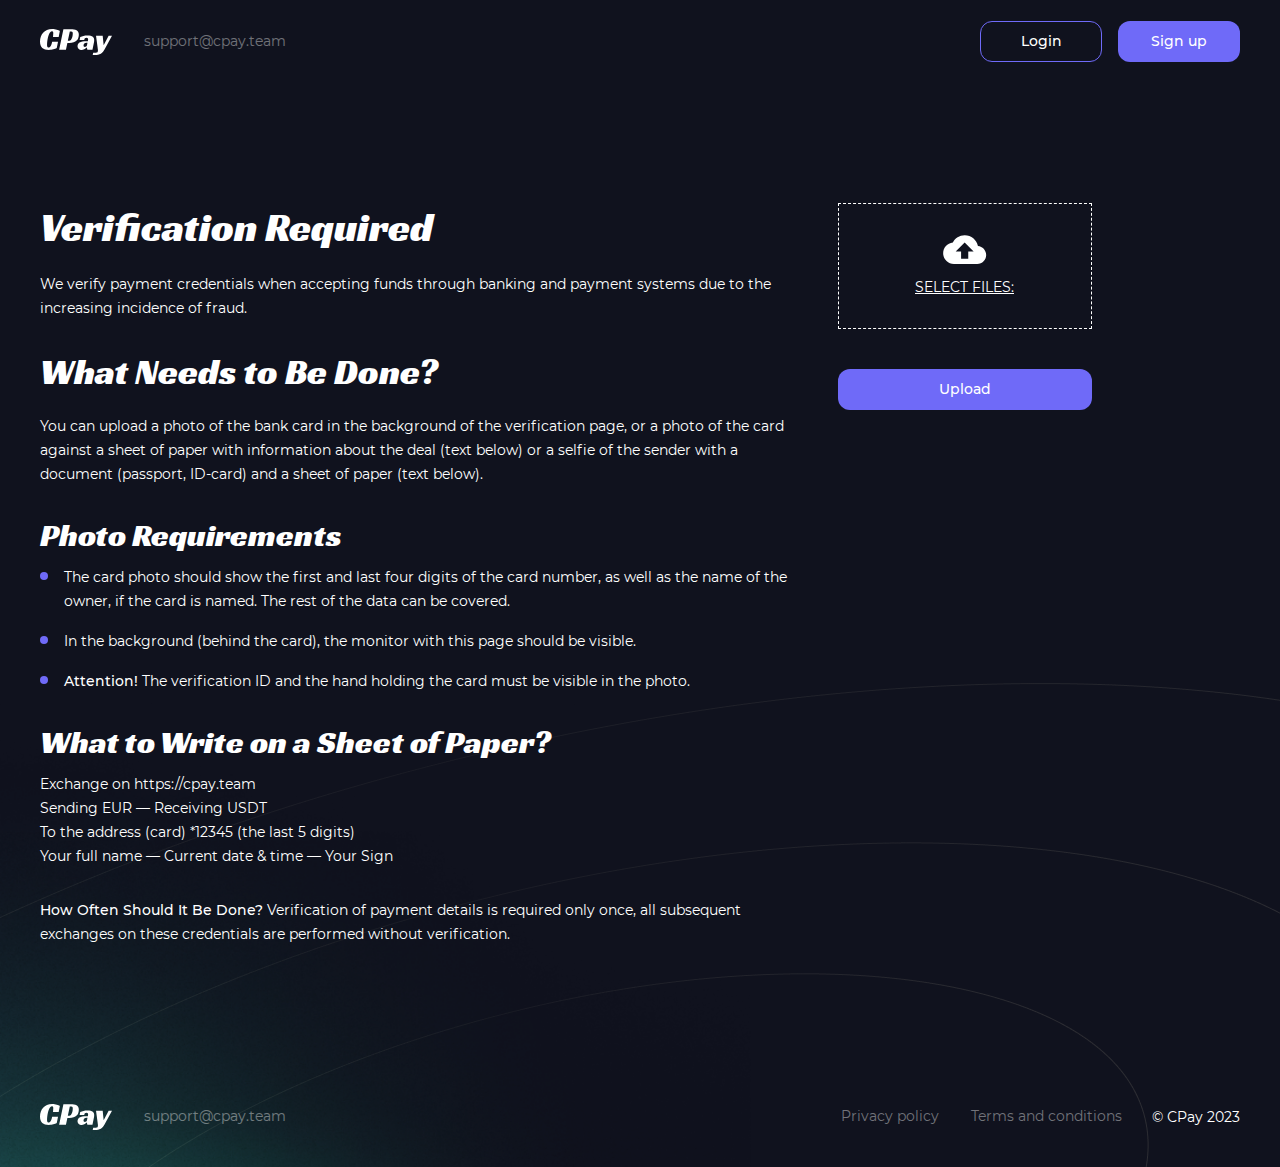
<file: form.html>
<!DOCTYPE html>
<html lang="en">

<head>

  
    <meta charset="utf-8">
    <meta http-equiv="X-UA-Compatible" content="IE=edge">
    <meta name="viewport" content="width=device-width, initial-scale=1.0">
    
    <title>CPay</title>

    <meta name="description" content="Описание">
    <meta name="keywords" content="Ключевики">
    <meta name="author" content="">
    <meta name="format-detection" content="telephone=no">
    <meta name="format-detection" content="address=no">
	
	
    <script>
        const totalFontSize = function() {
            const pageWidth = window.innerWidth || document.documentElement.clientWidth || document.body.clientWidth;  
            
            
            if (pageWidth > 1279) {
                let value = (pageWidth * 10 / 1280).toFixed(2);
                document.documentElement.style.fontSize = value + 'px';
            } else {
                document.documentElement.style.fontSize = '10px';
            }
        };

        totalFontSize();
		
		window.addEventListener('resize', totalFontSize);
		
    </script>
    	
	<link rel="stylesheet" href="css/plugins/plugins.min.css?_v=20230819164316"> 
	
	<link rel="stylesheet" href="css/style.min.css?_v=20230819164316">



</head>

<body>

  <header class="header">
  <div class="md">
    <div class="header__wrap">
      <div class="header__body">
        <div class="header__logo logo">
          <img src="img/cpay-logo.svg" alt="" loading="lazy" class="img-full">       
        </div>
        <a href="#" class="header__support support">support@cpay.team</a>
      </div>
      <div class="header__btns">
        <a href="#login" data-fancybox class="header__btn btn btn_primary">Login</a>
        <a href="#sign-up" data-fancybox class="header__btn btn">Sign up</a>
      </div>
      <a href="#login" data-fancybox class="header__login">
        <svg width="24" height="24" viewBox="0 0 24 24" fill="none" xmlns="http://www.w3.org/2000/svg">
          <path fill-rule="evenodd" clip-rule="evenodd" d="M12.0001 4.00001C7.58717 4.00001 4 7.58718 4 12.0001C4 16.413 7.58717 20.0001 12.0001 20.0001C14.4049 20.0001 16.5647 18.9349 18.0321 17.251C18.033 17.25 18.034 17.2492 18.0349 17.2482C18.0355 17.2473 18.0361 17.2464 18.0367 17.2455C19.2592 15.8403 20 14.0055 20 12.0001C20 7.58717 16.4128 4 11.9999 4L12.0001 4.00001ZM12.0001 4.94119C15.9041 4.94119 19.059 8.09608 19.059 12.0001C19.059 13.504 18.5902 14.8956 17.7916 16.0396C16.9698 14.4929 15.567 13.3524 13.9201 12.8475C14.6817 12.2665 15.1756 11.3493 15.1756 10.3218C15.1756 8.57385 13.7479 7.14715 12.0001 7.14715C10.2524 7.14715 8.82553 8.57397 8.82553 10.3218C8.82553 11.3491 9.31873 12.2655 10.0801 12.8465C8.4331 13.3517 7.03123 14.4942 6.20979 16.0414C5.41035 14.8971 4.94135 13.5047 4.94135 12C4.94135 8.09593 8.09623 4.94105 12.0003 4.94105L12.0001 4.94119ZM12.0001 8.08836C13.2393 8.08836 14.2336 9.08257 14.2336 10.3219C14.2336 11.561 13.2394 12.5563 12.0001 12.5563C10.7609 12.5563 9.76656 11.561 9.76656 10.3219C9.76656 9.08268 10.7608 8.08836 12.0001 8.08836ZM12.0001 13.5013C14.2328 13.5013 16.2404 14.8208 17.1361 16.8467C15.8498 18.2093 14.0258 19.059 12.0001 19.059C9.97394 19.059 8.15032 18.2089 6.86402 16.8457C7.75935 14.819 9.76691 13.5011 12.0001 13.5011V13.5013Z" fill="white"/>
        </svg>
      </a>
    </div>
  </div>
</header>

  <main class="page">
    <section class="section">
  <div class="md">
    <div class="section__wrap">
      <div class="section__col">
        <h2>Verification Required</h2>
        <p>We verify payment credentials when accepting funds through banking and payment systems due to the increasing
          incidence of fraud.</p>

        <h3>What Needs to Be Done?</h3>
        <p>You can upload a photo of the bank card in the background of the verification page, or a photo of the card
          against a sheet of paper with information about the deal (text below) or a selfie of the sender with a
          document (passport, ID-card) and a sheet of paper (text below).</p>

        <h4>Photo Requirements</h4>
        <ul>
          <li>The card photo should show the first and last four digits of the card number, as well as the name of the
            owner, if the card is named. The rest of the data can be covered.</li>
          <li>In the background (behind the card), the monitor with this page should be visible.</li>
          <li><strong>Attention!</strong> The verification ID and the hand holding the card must be visible in the
            photo.</li>
        </ul>

        <h4>What to Write on a Sheet of Paper?</h4>
        <p>Exchange on <a href="https://cpay.team">https://cpay.team</a><br>
          Sending EUR — Receiving USDT<br>
          To the address (card) *12345 (the last 5 digits)<br>
          Your full name — Current date & time — Your Sign</p>

        <p><strong>How Often Should It Be Done?</strong> Verification of payment details is required only once, all
          subsequent exchanges on these credentials are performed without verification.</p>
      </div>
      <div class="section__col">
        <form method="POST" enctype="multipart/form-data">
          <div class="upload-file__wrapper">
            <input type="file" name="files[]" id="upload-file__input_1" class="upload-file__input"
              accept=".jpg, .jpeg, .png, .gif, .bmp, .doc, .docx, .xls, .xlsx, .txt, .tar, .zip, .7z, .7zip" multiple>
            <label class="upload-file__label" for="upload-file__input_1">
              <div class="upload-file__icon">
                <svg width="45" height="30" viewBox="0 0 45 30" fill="none" xmlns="http://www.w3.org/2000/svg">
                  <path d="M35.7346 11.3335C34.4513 5.10016 28.9513 0.333496 22.168 0.333496C16.8513 0.333496 12.268 3.26683 10.068 7.66683C4.38463 8.40016 0.167969 12.9835 0.167969 18.6668C0.167969 24.7168 5.11797 29.6668 11.168 29.6668H35.0013C40.1346 29.6668 44.168 25.6335 44.168 20.5002C44.168 15.7335 40.318 11.7002 35.7346 11.3335ZM25.8346 16.8335V24.1668H18.5013V16.8335H13.0013L22.168 7.66683L31.3346 16.8335H25.8346Z" fill="white"/>
                </svg> 
              </div>     
              <span class="upload-file__text">Select Files:</span>
            </label>
          </div>
          <div class="">
            <button type="submit" class="btn btn-success">Upload</button>
          </div>
        </form>
      </div>
    </div>
  </div>
</section>

    <footer class="footer">
  <div class="md">
    <div class="footer__wrap">
      <div class="footer__body">
        <div class="footer__logo logo">
          <img src="img/cpay-logo.svg" alt="" loading="lazy" class="img-full">       
        </div>
        <a href="#" class="footer__support support">support@cpay.team</a>
      </div>
      <div class="footer__content">
        <div class="footer__btns">
          <a href="#" class="footer__btns-item">Privacy policy</a>
          <a href="#" class="footer__btns-item">Terms and conditions</a>
        </div>
        <div class="footer__copy p">© СPay 2023</div>
      </div>
    </div>
  </div>
  <div class="footer__bg">
    <img src="img/footer-bg2.png" alt="" loading="lazy" class="img-full">
  </div>
  <div class="footer__bg-color">
    <img src="img/footer-color.png" alt="" loading="lazy" class="img-full">
  </div>
</footer>
  </main>

  <div class="cookie">
  <div class="cookie__wrap">
    <div class="cookie__icon">
      <svg width="44" height="44" viewBox="0 0 44 44" fill="none" xmlns="http://www.w3.org/2000/svg">
        <circle cx="22" cy="22" r="21.5" fill="#252A3F" stroke="#252A3F"/>
        <path d="M16.1539 14.9231C15.4757 14.9231 14.9231 15.4757 14.9231 16.1539C14.9231 16.8321 15.4757 17.3846 16.1539 17.3846C16.8321 17.3846 17.3846 16.8321 17.3846 16.1539C17.3846 15.4757 16.8321 14.9231 16.1539 14.9231ZM16.1539 16.6311C15.8776 16.6311 15.6766 16.405 15.6766 16.1538C15.6766 15.9027 15.9027 15.6766 16.1539 15.6766C16.4302 15.6766 16.6311 15.9027 16.6311 16.1538C16.6311 16.405 16.4302 16.6311 16.1539 16.6311Z" fill="white"/>
        <path d="M20.1539 19.8461C20.832 19.8461 21.3846 19.2935 21.3846 18.6153C21.3846 17.9371 20.8321 17.3845 20.1539 17.3845C19.4757 17.3845 18.9231 17.9371 18.9231 18.6153C18.9231 19.2935 19.4757 19.8461 20.1539 19.8461ZM20.1539 18.1129C20.4302 18.1129 20.6311 18.339 20.6311 18.5902C20.6311 18.8413 20.405 19.0674 20.1539 19.0674C19.8776 19.0674 19.6766 18.8413 19.6766 18.5902C19.6766 18.339 19.8776 18.1129 20.1539 18.1129Z" fill="white"/>
        <path d="M21.077 23.9997C21.077 23.4065 20.5244 22.9231 19.8462 22.9231C19.1681 22.9231 18.6155 23.4064 18.6155 23.9997C18.6155 24.5929 19.1681 25.0763 19.8462 25.0763C20.5244 25.0982 21.077 24.5929 21.077 23.9997ZM19.8462 24.4391C19.57 24.4391 19.369 24.2413 19.369 24.0216C19.369 23.8019 19.5951 23.6042 19.8462 23.6042C20.1225 23.6042 20.3235 23.8019 20.3235 24.0216C20.3235 24.2413 20.1225 24.4391 19.8462 24.4391Z" fill="white"/>
        <path d="M21.3846 28.4614C20.7064 28.4614 20.1538 29.014 20.1538 29.6922C20.1538 30.3704 20.7064 30.923 21.3846 30.923C22.0628 30.923 22.6153 30.3704 22.6153 29.6922C22.6153 29.014 22.0628 28.4614 21.3846 28.4614ZM21.3846 30.1945C21.1083 30.1945 20.9074 29.9685 20.9074 29.7173C20.9074 29.4661 21.1334 29.2401 21.3846 29.2401C21.6609 29.2401 21.8618 29.4661 21.8618 29.7173C21.8618 29.9685 21.6609 30.1945 21.3846 30.1945Z" fill="white"/>
        <path d="M29.6922 23.8462C29.0141 23.8462 28.4614 24.3297 28.4614 24.9231C28.4614 25.5165 29.014 26 29.6922 26C30.3704 26 30.923 25.5165 30.923 24.9231C30.923 24.3297 30.3704 23.8462 29.6922 23.8462ZM29.6922 25.3407C29.4159 25.3407 29.215 25.1429 29.215 24.9231C29.215 24.7033 29.441 24.5055 29.6922 24.5055C29.9685 24.5055 30.1694 24.7033 30.1694 24.9231C30.1694 25.1429 29.9685 25.3407 29.6922 25.3407Z" fill="white"/>
        <path d="M26.4614 26.9231C25.8681 26.9231 25.3845 27.4757 25.3845 28.1539C25.3845 28.8321 25.868 29.3846 26.4614 29.3846C27.0549 29.3846 27.5384 28.8321 27.5384 28.1539C27.5384 27.4757 27.0549 26.9231 26.4614 26.9231ZM26.4614 28.6562C26.2197 28.6562 26.0439 28.4302 26.0439 28.179C26.0439 27.9278 26.2417 27.7018 26.4614 27.7018C26.7032 27.7018 26.879 27.9278 26.879 28.179C26.879 28.4302 26.7032 28.6562 26.4614 28.6562Z" fill="white"/>
        <path d="M26.6153 22.4614C26.6153 21.8681 26.0628 21.3845 25.3846 21.3845C24.7064 21.3845 24.1538 21.868 24.1538 22.4614C24.1538 23.0549 24.7064 23.5384 25.3846 23.5384C26.0628 23.5384 26.6153 23.0549 26.6153 22.4614ZM24.8822 22.4614C24.8822 22.2197 25.1083 22.0439 25.3595 22.0439C25.6357 22.0439 25.8367 22.2417 25.8367 22.4614C25.8367 22.6812 25.6106 22.879 25.3595 22.879C25.1083 22.879 24.8822 22.7032 24.8822 22.4614Z" fill="white"/>
        <path d="M14.6153 20.7693C14.6153 20.0912 14.1318 19.5386 13.5383 19.5386C12.9449 19.5386 12.4614 20.0912 12.4614 20.7693C12.4614 21.4475 12.9449 22.0001 13.5383 22.0001C14.1318 22.0001 14.6153 21.4475 14.6153 20.7693ZM13.5383 21.2466C13.2966 21.2466 13.1208 21.0205 13.1208 20.7693C13.1208 20.5182 13.3186 20.2921 13.5383 20.2921C13.7801 20.2921 13.9559 20.5182 13.9559 20.7693C13.9559 21.0205 13.7581 21.2466 13.5383 21.2466Z" fill="white"/>
        <path d="M14.9232 25.6924C14.245 25.6924 13.6924 26.245 13.6924 26.9232C13.6924 27.6013 14.245 28.1539 14.9232 28.1539C15.6013 28.1539 16.1539 27.6013 16.1539 26.9232C16.1539 26.245 15.6013 25.6924 14.9232 25.6924ZM14.9232 27.4255C14.6469 27.4255 14.4459 27.1994 14.4459 26.9483C14.4459 26.6971 14.672 26.471 14.9232 26.471C15.1994 26.471 15.4004 26.6971 15.4004 26.9483C15.4004 27.1994 15.1994 27.4255 14.9232 27.4255Z" fill="white"/>
        <path d="M31.2395 20.7177L31.0941 20.5L30.852 20.5484C30.6824 20.5726 30.5129 20.5726 30.3434 20.5726C29.1567 20.5726 28.0669 19.9435 27.5098 18.9032L27.4129 18.7096H27.195C27.1223 18.7096 27.0739 18.7096 27.0012 18.7338H26.9286C25.0396 18.7338 23.4896 17.1855 23.4896 15.2984C23.4896 14.5484 23.7318 13.8467 24.1677 13.2177L24.313 13.0242L24.1919 12.8064C23.9497 12.4193 23.8286 11.9355 23.8286 11.4516C23.8286 11.1855 23.8771 10.9193 23.974 10.6048L24.095 10.1935L23.6833 10.121C23.1505 10.0484 22.5935 10 22.0122 10C15.4005 10 10 15.371 10 22C10 28.629 15.3764 34 22.0122 34C28.3571 34 33.6126 29.0403 33.9758 22.7255L34 22.411L33.6852 22.3384C32.668 22.1691 31.8203 21.5885 31.2391 20.7175L31.2395 20.7177ZM22.0122 33.3227C15.7879 33.3227 10.7262 28.2662 10.7262 22.0482C10.7262 15.8303 15.7878 10.7738 22.0122 10.7738C22.3997 10.7738 22.7871 10.798 23.1746 10.8464C23.1262 11.0641 23.102 11.2818 23.102 11.4754C23.102 12.0076 23.2231 12.5399 23.4653 12.9996C23.0051 13.7012 22.7629 14.4996 22.7629 15.2979C22.7629 17.5963 24.6277 19.4592 26.9284 19.4592H27.0011C27.7276 20.5963 28.987 21.2979 30.3674 21.2979H30.7791C31.3846 22.1447 32.2565 22.7495 33.2494 23.0156C32.7408 28.8221 27.8729 33.3224 22.0121 33.3224L22.0122 33.3227Z" fill="white"/>
        <path d="M28.1539 14.0001C28.1539 13.3219 27.6013 12.7693 26.9232 12.7693C26.245 12.7693 25.6924 13.3219 25.6924 14.0001C25.6924 14.6782 26.245 15.2308 26.9232 15.2308C27.6013 15.2308 28.1539 14.6782 28.1539 14.0001ZM26.446 14.0001C26.446 13.7238 26.672 13.5228 26.9232 13.5228C27.1995 13.5228 27.4004 13.7489 27.4004 14.0001C27.4004 14.2512 27.1744 14.4773 26.9232 14.4773C26.6469 14.4773 26.446 14.2763 26.446 14.0001Z" fill="white"/>
        <path d="M29.6924 18.0001C29.6924 18.6782 30.245 19.2308 30.9232 19.2308C31.6013 19.2308 32.1539 18.6782 32.1539 18.0001C32.1539 17.3219 31.6013 16.7693 30.9232 16.7693C30.245 16.7693 29.6924 17.3219 29.6924 18.0001ZM30.9232 17.5228C31.1994 17.5228 31.4004 17.7489 31.4004 18.0001C31.4004 18.2512 31.1743 18.4773 30.9232 18.4773C30.6469 18.4773 30.4459 18.2512 30.4459 18.0001C30.4459 17.7489 30.6469 17.5228 30.9232 17.5228Z" fill="white"/>
      </svg>        
    </div>
    <p class="cookie__p">We use third-party <a href="#">cookies</a> in order to personalize your site experience</p>
    <div class="cookie__btns">
      <button id="cookie_decline" class="cookie__btn btn btn_primary">Decline</button>
      <button id="cookie_allow" class="cookie__btn btn">Allow</button>
    </div>
  </div>
</div>

  <!-- Form modal -->
  <div class="modal" id="login">
  <div class="modal__wrap">
    <div class="modal__head">
      <h2 class="modal__head-title">Sign in</h2>
    </div>
    <form action="#" id="login_form" class="modal__form modal-form">
      <div class="modal-form__input input">
        <input type="email" name="login_email" id="login_email" class="input__input" placeholder="Email">
        <label for="login_email">Email</label>
      </div>
      <div class="modal-form__input input input_password">
        <input type="password" name="login_password" id="login_password" class="input__input" placeholder="Password">
        <label for="login_password">Password</label>
        <div class="input_password-btn" id="login_show">Show</div>
      </div>
      <a href="#forgot" data-fancybox class="modal-form__forgot btn_text">Forgot password?</a>
      <button type="submit" class="modal-form__btn btn">Sign in</button>
    </form>
    <p class="modal__bot">Don’t have an account? <a href="#sign-up" data-fancybox>Click here to sing up</a></p>
  </div>
</div>
  <div class="modal" id="sign-up">
  <div class="modal__wrap">
    <div class="modal__head">
      <h2 class="modal__head-title">Sign up</h2>
    </div>
    <form action="#" id="signup_form" class="modal__form modal-form">
      <div class="modal-form__input input">
        <input type="name" name="signup_name" id="signup_name" class="input__input" placeholder="Company name">
        <label for="signup_name">Company name</label>
      </div>
      <div class="modal-form__input input">
        <input type="email" name="signup_email" id="signup_email" class="input__input" placeholder="Email">
        <label for="signup_email">Email</label>
      </div>
      <div class="modal-form__input input input_password">
        <input type="password" name="signup_password" id="signup_password" class="input__input" placeholder="Password">
        <label for="signup_password">Password</label>
        <div class="input_password-btn" id="signup_show">Show</div>
      </div>
      <input type="submit" value="Sign up" class="modal-form__btn btn">
    </form>
    <div class="modal__privacy">
      By signing up i agree to the <a href="#" class="modal__privacy_btn">Terms of Use</a> and <a href="#" class="modal__privacy_btn">Privacy Policy</a>
    </div>
    <p class="modal__bot">Already have an account ? <a href="#login" data-fancybox>Click here to sing in</a></p>
  </div>
</div>

<div class="modal" id="sign-up_success">
  <div class="modal__wrap">
    <div class="modal__head">
      <h2 class="modal__head-title">Sign up</h2>
      <p class="modal__head-p">Please check your email we have sent you a link to confirm your registration</p>
    </div>
    <a href="#sign-up_confirmed" data-fancybox class="modal__btn btn">Sign in</a>
  </div>
</div>

<div class="modal" id="sign-up_confirmed">
  <div class="modal__wrap">
    <div class="modal__head">
      <h2 class="modal__head-title">Registration is confirmed</h2>
      <p class="modal__head-p">Now you can log in to your account</p>
    </div>
    <a href="#login" data-fancybox class="modal__btn btn">Login</a>
  </div>
</div>
  <div class="modal" id="forgot">
  <div class="modal__wrap">
    <div class="modal__head">
      <h2 class="modal__head-title">Forgot password?</h2>
      <p class="modal__head-p">Don’t worry! It happens. Please enter the Email associated with your account</p>
    </div>
    <form action="#" id="forgot_form" class="modal__form modal-form">
      <div class="modal-form__input input">
        <input type="email" name="forgot_email" id="forgot_email" class="input__input" placeholder="Email">
        <label for="forgot_email">Email</label>
      </div>
      <button type="submit" class="modal-form__btn btn">Send</button>
    </form>
    <p class="modal__bot_btns"><a href="#sign-up" data-fancybox>Sing up</a>/<a href="#login" data-fancybox>Login</a></p>
  </div>
</div>

<div class="modal" id="forgot_success">
  <div class="modal__wrap">
    <div class="modal__head">
      <h2 class="modal__head-title">Forgot password?</h2>
      <p class="modal__head-p">Please check your Email, we sent you the link for password recovery</p>
    </div>
    <a href="#" data-fancybox-close class="modal__btn btn">Close</a>
  </div>
</div>
  <div class="modal" id="reset">
  <div class="modal__wrap">
    <div class="modal__head">
      <h2 class="modal__head-title">Reset password</h2>
      <p class="modal__head-p">Please type something you will remember</p>
    </div>
    <form action="#" id="resett_form" class="modal__form modal-form">
      <div class="modal-form__input input input_password">
        <input type="password" name="reset_password" id="reset_password" class="input__input" placeholder="Password">
        <label for="reset_password">Password</label>
        <div class="input_password-btn" id="reset_show">Show</div>
      </div>
      <div class="modal-form__input input input_password">
        <input type="password" name="reset_password2" id="reset_password2" class="input__input" placeholder="Password">
        <label for="reset_password2">Password</label>
        <div class="input_password-btn" id="reset_show2">Show</div>
      </div>
      <button type="submit" class="modal-form__btn btn">Reset password</button>
    </form>
  </div>
</div>

<div class="modal" id="reset_success">
  <div class="modal__wrap">
    <div class="modal__head">
      <h2 class="modal__head-title">Password changed</h2>
      <p class="modal__head-p">Your password has been changed succesfully</p>
    </div>
    <a href="#login" data-fancybox class="modal__btn btn">Back to login</a>
  </div>
</div>

  <script src="js/plugins/plugins.min.js?_v=20230819164316"></script>

<script src="js/app.min.js?_v=20230819164316"></script>
 
</body>

</html>
</file>
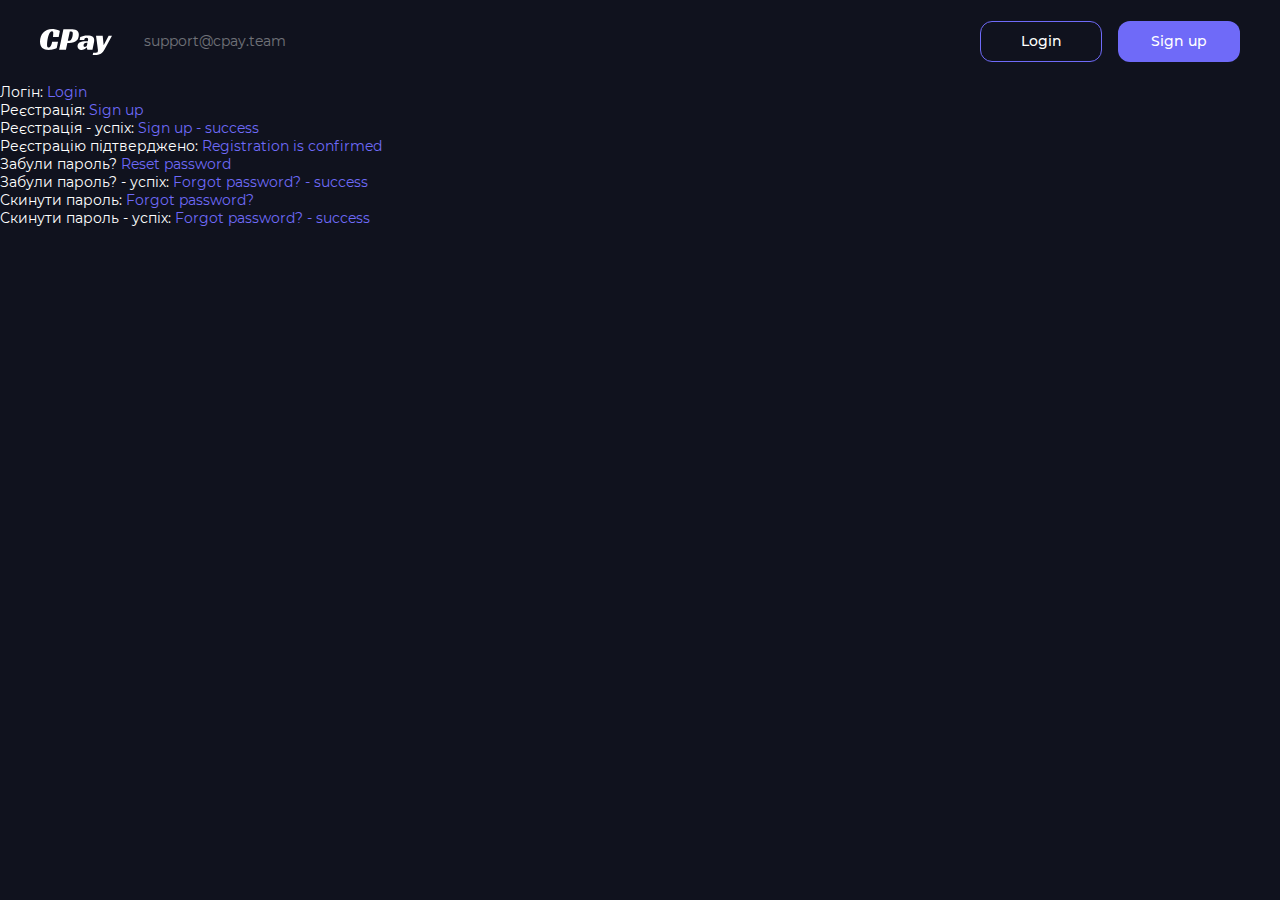
<file: modal.html>
<!DOCTYPE html>
<html lang="en">

<head>

  
    <meta charset="utf-8">
    <meta http-equiv="X-UA-Compatible" content="IE=edge">
    <meta name="viewport" content="width=device-width, initial-scale=1.0">
    
    <title>Модалки</title>

    <meta name="description" content="Описание">
    <meta name="keywords" content="Ключевики">
    <meta name="author" content="">
    <meta name="format-detection" content="telephone=no">
    <meta name="format-detection" content="address=no">
	
	
    <script>
        const totalFontSize = function() {
            const pageWidth = window.innerWidth || document.documentElement.clientWidth || document.body.clientWidth;  
            
            
            if (pageWidth > 1279) {
                let value = (pageWidth * 10 / 1280).toFixed(2);
                document.documentElement.style.fontSize = value + 'px';
            } else {
                document.documentElement.style.fontSize = '10px';
            }
        };

        totalFontSize();
		
		window.addEventListener('resize', totalFontSize);
		
    </script>
    	
	<link rel="stylesheet" href="css/plugins/plugins.min.css?_v=20230212185734"> 
	
	<link rel="stylesheet" href="css/style.min.css?_v=20230212185734">



</head>

<body>

  <header class="header">
  <div class="md">
    <div class="header__wrap">
      <div class="header__body">
        <div class="header__logo logo">
          <img src="img/cpay-logo.svg" alt="" loading="lazy" class="img-full">       
        </div>
        <a href="#" class="header__support support">support@cpay.team</a>
      </div>
      <div class="header__btns">
        <a href="#login" data-fancybox class="header__btn btn btn_primary">Login</a>
        <a href="#sign-up" data-fancybox class="header__btn btn">Sign up</a>
      </div>
      <a href="#login" data-fancybox class="header__login">
        <svg width="24" height="24" viewBox="0 0 24 24" fill="none" xmlns="http://www.w3.org/2000/svg">
          <path fill-rule="evenodd" clip-rule="evenodd" d="M12.0001 4.00001C7.58717 4.00001 4 7.58718 4 12.0001C4 16.413 7.58717 20.0001 12.0001 20.0001C14.4049 20.0001 16.5647 18.9349 18.0321 17.251C18.033 17.25 18.034 17.2492 18.0349 17.2482C18.0355 17.2473 18.0361 17.2464 18.0367 17.2455C19.2592 15.8403 20 14.0055 20 12.0001C20 7.58717 16.4128 4 11.9999 4L12.0001 4.00001ZM12.0001 4.94119C15.9041 4.94119 19.059 8.09608 19.059 12.0001C19.059 13.504 18.5902 14.8956 17.7916 16.0396C16.9698 14.4929 15.567 13.3524 13.9201 12.8475C14.6817 12.2665 15.1756 11.3493 15.1756 10.3218C15.1756 8.57385 13.7479 7.14715 12.0001 7.14715C10.2524 7.14715 8.82553 8.57397 8.82553 10.3218C8.82553 11.3491 9.31873 12.2655 10.0801 12.8465C8.4331 13.3517 7.03123 14.4942 6.20979 16.0414C5.41035 14.8971 4.94135 13.5047 4.94135 12C4.94135 8.09593 8.09623 4.94105 12.0003 4.94105L12.0001 4.94119ZM12.0001 8.08836C13.2393 8.08836 14.2336 9.08257 14.2336 10.3219C14.2336 11.561 13.2394 12.5563 12.0001 12.5563C10.7609 12.5563 9.76656 11.561 9.76656 10.3219C9.76656 9.08268 10.7608 8.08836 12.0001 8.08836ZM12.0001 13.5013C14.2328 13.5013 16.2404 14.8208 17.1361 16.8467C15.8498 18.2093 14.0258 19.059 12.0001 19.059C9.97394 19.059 8.15032 18.2089 6.86402 16.8457C7.75935 14.819 9.76691 13.5011 12.0001 13.5011V13.5013Z" fill="white"/>
        </svg>
      </a>
    </div>
  </div>
</header>

  <main class="page">
    <ul>
      <li>
        Логін:
        <a href="#login" data-fancybox class="btn_text">Login</a>
      </li>
      <li>
        Реєстрація:
        <a href="#sign-up" data-fancybox class="btn_text">Sign up</a>
      </li>
      <li>
        Реєстрація - успіх: 
        <a href="#sign-up_success" data-fancybox class="btn_text">Sign up - success</a>
      </li>
      <li>
        Реєстрацію підтверджено:
        <a href="#sign-up_confirmed" data-fancybox class="btn_text">Registration is confirmed</a>
      </li>
      <li>
        Забули пароль?
        <a href="#forgot" data-fancybox class="btn_text">Reset password</a>
      </li>
      <li>
        Забули пароль? - успіх:
        <a href="#forgot_success" data-fancybox class="btn_text">Forgot password? - success</a>
      </li>
      <li>
        Скинути пароль:
        <a href="#reset" data-fancybox class="btn_text">Forgot password?</a>
      </li>
      <li>
        Скинути пароль - успіх:
        <a href="#reset_success" data-fancybox class="btn_text">Forgot password? - success</a>
      </li>
    </ul>

  </main>

  <div class="cookie">
  <div class="cookie__wrap">
    <div class="cookie__icon">
      <svg width="44" height="44" viewBox="0 0 44 44" fill="none" xmlns="http://www.w3.org/2000/svg">
        <circle cx="22" cy="22" r="21.5" fill="#252A3F" stroke="#252A3F"/>
        <path d="M16.1539 14.9231C15.4757 14.9231 14.9231 15.4757 14.9231 16.1539C14.9231 16.8321 15.4757 17.3846 16.1539 17.3846C16.8321 17.3846 17.3846 16.8321 17.3846 16.1539C17.3846 15.4757 16.8321 14.9231 16.1539 14.9231ZM16.1539 16.6311C15.8776 16.6311 15.6766 16.405 15.6766 16.1538C15.6766 15.9027 15.9027 15.6766 16.1539 15.6766C16.4302 15.6766 16.6311 15.9027 16.6311 16.1538C16.6311 16.405 16.4302 16.6311 16.1539 16.6311Z" fill="white"/>
        <path d="M20.1539 19.8461C20.832 19.8461 21.3846 19.2935 21.3846 18.6153C21.3846 17.9371 20.8321 17.3845 20.1539 17.3845C19.4757 17.3845 18.9231 17.9371 18.9231 18.6153C18.9231 19.2935 19.4757 19.8461 20.1539 19.8461ZM20.1539 18.1129C20.4302 18.1129 20.6311 18.339 20.6311 18.5902C20.6311 18.8413 20.405 19.0674 20.1539 19.0674C19.8776 19.0674 19.6766 18.8413 19.6766 18.5902C19.6766 18.339 19.8776 18.1129 20.1539 18.1129Z" fill="white"/>
        <path d="M21.077 23.9997C21.077 23.4065 20.5244 22.9231 19.8462 22.9231C19.1681 22.9231 18.6155 23.4064 18.6155 23.9997C18.6155 24.5929 19.1681 25.0763 19.8462 25.0763C20.5244 25.0982 21.077 24.5929 21.077 23.9997ZM19.8462 24.4391C19.57 24.4391 19.369 24.2413 19.369 24.0216C19.369 23.8019 19.5951 23.6042 19.8462 23.6042C20.1225 23.6042 20.3235 23.8019 20.3235 24.0216C20.3235 24.2413 20.1225 24.4391 19.8462 24.4391Z" fill="white"/>
        <path d="M21.3846 28.4614C20.7064 28.4614 20.1538 29.014 20.1538 29.6922C20.1538 30.3704 20.7064 30.923 21.3846 30.923C22.0628 30.923 22.6153 30.3704 22.6153 29.6922C22.6153 29.014 22.0628 28.4614 21.3846 28.4614ZM21.3846 30.1945C21.1083 30.1945 20.9074 29.9685 20.9074 29.7173C20.9074 29.4661 21.1334 29.2401 21.3846 29.2401C21.6609 29.2401 21.8618 29.4661 21.8618 29.7173C21.8618 29.9685 21.6609 30.1945 21.3846 30.1945Z" fill="white"/>
        <path d="M29.6922 23.8462C29.0141 23.8462 28.4614 24.3297 28.4614 24.9231C28.4614 25.5165 29.014 26 29.6922 26C30.3704 26 30.923 25.5165 30.923 24.9231C30.923 24.3297 30.3704 23.8462 29.6922 23.8462ZM29.6922 25.3407C29.4159 25.3407 29.215 25.1429 29.215 24.9231C29.215 24.7033 29.441 24.5055 29.6922 24.5055C29.9685 24.5055 30.1694 24.7033 30.1694 24.9231C30.1694 25.1429 29.9685 25.3407 29.6922 25.3407Z" fill="white"/>
        <path d="M26.4614 26.9231C25.8681 26.9231 25.3845 27.4757 25.3845 28.1539C25.3845 28.8321 25.868 29.3846 26.4614 29.3846C27.0549 29.3846 27.5384 28.8321 27.5384 28.1539C27.5384 27.4757 27.0549 26.9231 26.4614 26.9231ZM26.4614 28.6562C26.2197 28.6562 26.0439 28.4302 26.0439 28.179C26.0439 27.9278 26.2417 27.7018 26.4614 27.7018C26.7032 27.7018 26.879 27.9278 26.879 28.179C26.879 28.4302 26.7032 28.6562 26.4614 28.6562Z" fill="white"/>
        <path d="M26.6153 22.4614C26.6153 21.8681 26.0628 21.3845 25.3846 21.3845C24.7064 21.3845 24.1538 21.868 24.1538 22.4614C24.1538 23.0549 24.7064 23.5384 25.3846 23.5384C26.0628 23.5384 26.6153 23.0549 26.6153 22.4614ZM24.8822 22.4614C24.8822 22.2197 25.1083 22.0439 25.3595 22.0439C25.6357 22.0439 25.8367 22.2417 25.8367 22.4614C25.8367 22.6812 25.6106 22.879 25.3595 22.879C25.1083 22.879 24.8822 22.7032 24.8822 22.4614Z" fill="white"/>
        <path d="M14.6153 20.7693C14.6153 20.0912 14.1318 19.5386 13.5383 19.5386C12.9449 19.5386 12.4614 20.0912 12.4614 20.7693C12.4614 21.4475 12.9449 22.0001 13.5383 22.0001C14.1318 22.0001 14.6153 21.4475 14.6153 20.7693ZM13.5383 21.2466C13.2966 21.2466 13.1208 21.0205 13.1208 20.7693C13.1208 20.5182 13.3186 20.2921 13.5383 20.2921C13.7801 20.2921 13.9559 20.5182 13.9559 20.7693C13.9559 21.0205 13.7581 21.2466 13.5383 21.2466Z" fill="white"/>
        <path d="M14.9232 25.6924C14.245 25.6924 13.6924 26.245 13.6924 26.9232C13.6924 27.6013 14.245 28.1539 14.9232 28.1539C15.6013 28.1539 16.1539 27.6013 16.1539 26.9232C16.1539 26.245 15.6013 25.6924 14.9232 25.6924ZM14.9232 27.4255C14.6469 27.4255 14.4459 27.1994 14.4459 26.9483C14.4459 26.6971 14.672 26.471 14.9232 26.471C15.1994 26.471 15.4004 26.6971 15.4004 26.9483C15.4004 27.1994 15.1994 27.4255 14.9232 27.4255Z" fill="white"/>
        <path d="M31.2395 20.7177L31.0941 20.5L30.852 20.5484C30.6824 20.5726 30.5129 20.5726 30.3434 20.5726C29.1567 20.5726 28.0669 19.9435 27.5098 18.9032L27.4129 18.7096H27.195C27.1223 18.7096 27.0739 18.7096 27.0012 18.7338H26.9286C25.0396 18.7338 23.4896 17.1855 23.4896 15.2984C23.4896 14.5484 23.7318 13.8467 24.1677 13.2177L24.313 13.0242L24.1919 12.8064C23.9497 12.4193 23.8286 11.9355 23.8286 11.4516C23.8286 11.1855 23.8771 10.9193 23.974 10.6048L24.095 10.1935L23.6833 10.121C23.1505 10.0484 22.5935 10 22.0122 10C15.4005 10 10 15.371 10 22C10 28.629 15.3764 34 22.0122 34C28.3571 34 33.6126 29.0403 33.9758 22.7255L34 22.411L33.6852 22.3384C32.668 22.1691 31.8203 21.5885 31.2391 20.7175L31.2395 20.7177ZM22.0122 33.3227C15.7879 33.3227 10.7262 28.2662 10.7262 22.0482C10.7262 15.8303 15.7878 10.7738 22.0122 10.7738C22.3997 10.7738 22.7871 10.798 23.1746 10.8464C23.1262 11.0641 23.102 11.2818 23.102 11.4754C23.102 12.0076 23.2231 12.5399 23.4653 12.9996C23.0051 13.7012 22.7629 14.4996 22.7629 15.2979C22.7629 17.5963 24.6277 19.4592 26.9284 19.4592H27.0011C27.7276 20.5963 28.987 21.2979 30.3674 21.2979H30.7791C31.3846 22.1447 32.2565 22.7495 33.2494 23.0156C32.7408 28.8221 27.8729 33.3224 22.0121 33.3224L22.0122 33.3227Z" fill="white"/>
        <path d="M28.1539 14.0001C28.1539 13.3219 27.6013 12.7693 26.9232 12.7693C26.245 12.7693 25.6924 13.3219 25.6924 14.0001C25.6924 14.6782 26.245 15.2308 26.9232 15.2308C27.6013 15.2308 28.1539 14.6782 28.1539 14.0001ZM26.446 14.0001C26.446 13.7238 26.672 13.5228 26.9232 13.5228C27.1995 13.5228 27.4004 13.7489 27.4004 14.0001C27.4004 14.2512 27.1744 14.4773 26.9232 14.4773C26.6469 14.4773 26.446 14.2763 26.446 14.0001Z" fill="white"/>
        <path d="M29.6924 18.0001C29.6924 18.6782 30.245 19.2308 30.9232 19.2308C31.6013 19.2308 32.1539 18.6782 32.1539 18.0001C32.1539 17.3219 31.6013 16.7693 30.9232 16.7693C30.245 16.7693 29.6924 17.3219 29.6924 18.0001ZM30.9232 17.5228C31.1994 17.5228 31.4004 17.7489 31.4004 18.0001C31.4004 18.2512 31.1743 18.4773 30.9232 18.4773C30.6469 18.4773 30.4459 18.2512 30.4459 18.0001C30.4459 17.7489 30.6469 17.5228 30.9232 17.5228Z" fill="white"/>
      </svg>        
    </div>
    <p class="cookie__p">We use third-party <a href="#">cookies</a> in order to personalize your site experience</p>
    <div class="cookie__btns">
      <a href="#" id="cookie_decline"  class="cookie__btn btn btn_primary">Decline</a>
      <a href="#" id="cookie_allow" class="cookie__btn btn">Allow</a>
    </div>
  </div>
</div>

  <!-- Form modal -->
  <div class="modal" id="login">
  <div class="modal__wrap">
    <div class="modal__head">
      <h2 class="modal__head-title">Sign in</h2>
    </div>
    <form action="#" id="login_form" class="modal__form modal-form">
      <div class="modal-form__input input">
        <input type="email" name="login_email" id="login_email" class="input__input" placeholder="Email">
        <label for="login_email">Email</label>
      </div>
      <div class="modal-form__input input input_password">
        <input type="password" name="login_password" id="login_password" class="input__input" placeholder="Password">
        <label for="login_password">Password</label>
        <div class="input_password-btn" id="login_show">Show</div>
      </div>
      <a href="#forgot" data-fancybox class="modal-form__forgot btn_text">Forgot password?</a>
      <button type="submit" class="modal-form__btn btn">Sign in</button>
    </form>
    <p class="modal__bot">Don’t have an account? <a href="#sign-up" data-fancybox>Click here to sing up</a></p>
  </div>
</div>
  <div class="modal" id="sign-up">
  <div class="modal__wrap">
    <div class="modal__head">
      <h2 class="modal__head-title">Sign up</h2>
    </div>
    <form action="#" id="signup_form" class="modal__form modal-form">
      <div class="modal-form__input input">
        <input type="name" name="signup_name" id="signup_name" class="input__input" placeholder="Company name">
        <label for="signup_name">Company name</label>
      </div>
      <div class="modal-form__input input">
        <input type="email" name="signup_email" id="signup_email" class="input__input" placeholder="Email">
        <label for="signup_email">Email</label>
      </div>
      <div class="modal-form__input input input_password">
        <input type="password" name="signup_password" id="signup_password" class="input__input" placeholder="Password">
        <label for="signup_password">Password</label>
        <div class="input_password-btn" id="signup_show">Show</div>
      </div>
      <input type="submit" value="Sign up" class="modal-form__btn btn">
    </form>
    <div class="modal__privacy">
      By signing up i agree to the <a href="#" class="modal__privacy_btn">Terms of Use</a> and <a href="#" class="modal__privacy_btn">Privacy Policy</a>
    </div>
    <p class="modal__bot">Already have an account ? <a href="#login" data-fancybox>Click here to sing in</a></p>
  </div>
</div>

<div class="modal" id="sign-up_success">
  <div class="modal__wrap">
    <div class="modal__head">
      <h2 class="modal__head-title">Sign up</h2>
      <p class="modal__head-p">Please check your email we have sent you a link to confirm your registration</p>
    </div>
    <a href="#sign-up_confirmed" data-fancybox class="modal__btn btn">Sign in</a>
  </div>
</div>

<div class="modal" id="sign-up_confirmed">
  <div class="modal__wrap">
    <div class="modal__head">
      <h2 class="modal__head-title">Registration is confirmed</h2>
      <p class="modal__head-p">Now you can log in to your account</p>
    </div>
    <a href="#login" data-fancybox class="modal__btn btn">Login</a>
  </div>
</div>
  <div class="modal" id="forgot">
  <div class="modal__wrap">
    <div class="modal__head">
      <h2 class="modal__head-title">Forgot password?</h2>
      <p class="modal__head-p">Don’t worry! It happens. Please enter the Email associated with your account</p>
    </div>
    <form action="#" id="forgot_form" class="modal__form modal-form">
      <div class="modal-form__input input">
        <input type="email" name="forgot_email" id="forgot_email" class="input__input" placeholder="Email">
        <label for="forgot_email">Email</label>
      </div>
      <button type="submit" class="modal-form__btn btn">Send</button>
    </form>
    <p class="modal__bot_btns"><a href="#sign-up" data-fancybox>Sing up</a>/<a href="#login" data-fancybox>Login</a></p>
  </div>
</div>

<div class="modal" id="forgot_success">
  <div class="modal__wrap">
    <div class="modal__head">
      <h2 class="modal__head-title">Forgot password?</h2>
      <p class="modal__head-p">Please check your Email, we sent you the link for password recovery</p>
    </div>
    <a href="#" data-fancybox-close class="modal__btn btn">Close</a>
  </div>
</div>
  <div class="modal" id="reset">
  <div class="modal__wrap">
    <div class="modal__head">
      <h2 class="modal__head-title">Reset password</h2>
      <p class="modal__head-p">Please type something you will remember</p>
    </div>
    <form action="#" id="resett_form" class="modal__form modal-form">
      <div class="modal-form__input input input_password">
        <input type="password" name="reset_password" id="reset_password" class="input__input" placeholder="Password">
        <label for="reset_password">Password</label>
        <div class="input_password-btn" id="reset_show">Show</div>
      </div>
      <div class="modal-form__input input input_password">
        <input type="password" name="reset_password2" id="reset_password2" class="input__input" placeholder="Password">
        <label for="reset_password2">Password</label>
        <div class="input_password-btn" id="reset_show2">Show</div>
      </div>
      <button type="submit" class="modal-form__btn btn">Reset password</button>
    </form>
  </div>
</div>

<div class="modal" id="reset_success">
  <div class="modal__wrap">
    <div class="modal__head">
      <h2 class="modal__head-title">Password changed</h2>
      <p class="modal__head-p">Your password has been changed succesfully</p>
    </div>
    <a href="#login" data-fancybox class="modal__btn btn">Back to login</a>
  </div>
</div>

  <script src="js/plugins/plugins.min.js?_v=20230212185734"></script>

<script src="js/app.min.js?_v=20230212185734"></script>
 
</body>

</html>
</file>
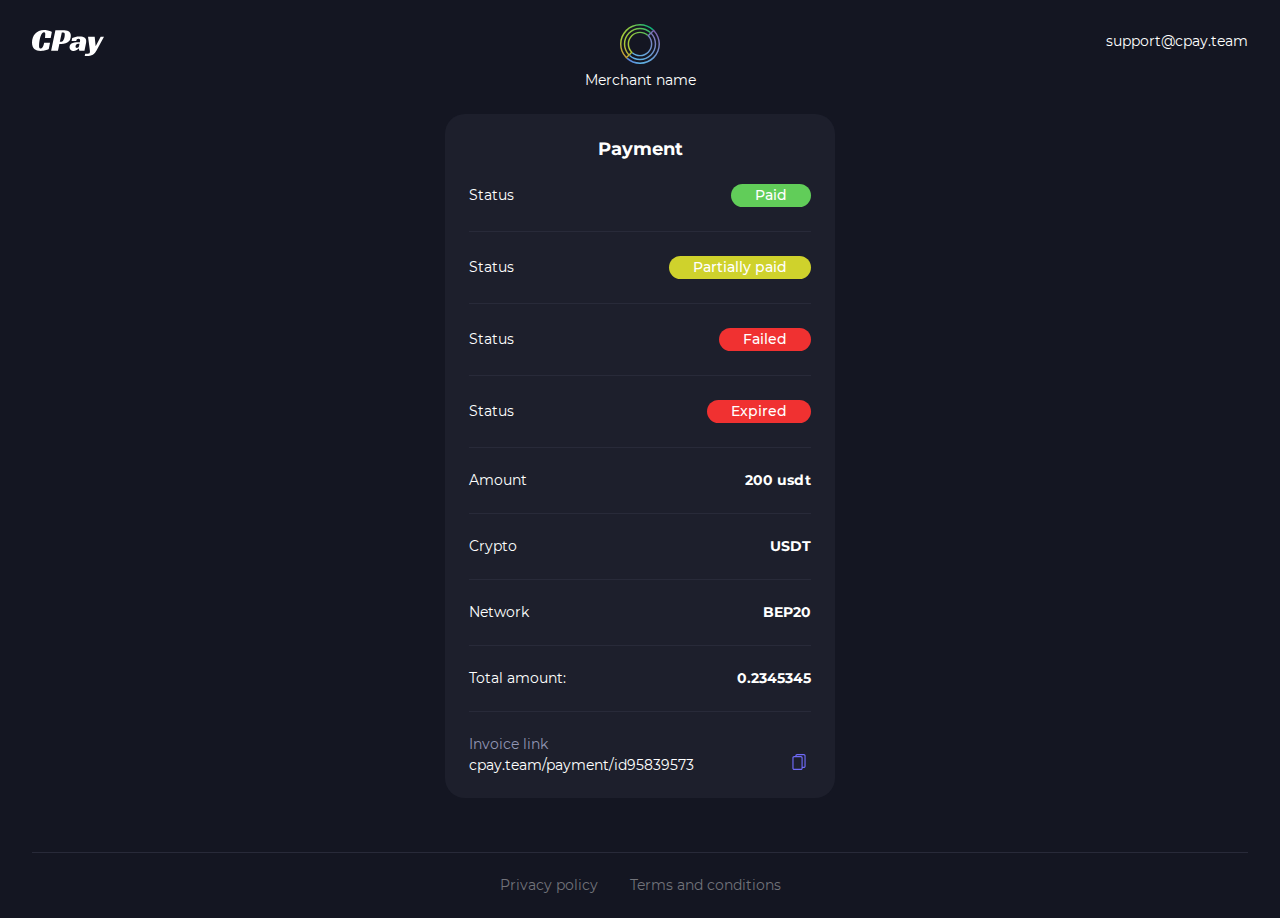
<file: pay.html>
<!DOCTYPE html>
<html lang="en">

<head>

  
    <meta charset="utf-8">
    <meta http-equiv="X-UA-Compatible" content="IE=edge">
    <meta name="viewport" content="width=device-width, initial-scale=1.0">
    
    <title>CPay</title>

    <meta name="description" content="Описание">
    <meta name="keywords" content="Ключевики">
    <meta name="author" content="">
    <meta name="format-detection" content="telephone=no">
    <meta name="format-detection" content="address=no">
	
	
    <script>
        const totalFontSize = function() {
            const pageWidth = window.innerWidth || document.documentElement.clientWidth || document.body.clientWidth;  
            
            
            if (pageWidth > 1279) {
                let value = (pageWidth * 10 / 1280).toFixed(2);
                document.documentElement.style.fontSize = value + 'px';
            } else {
                document.documentElement.style.fontSize = '10px';
            }
        };

        totalFontSize();
		
		window.addEventListener('resize', totalFontSize);
		
    </script>
    	
	<link rel="stylesheet" href="css/plugins/plugins.min.css?_v=20230212185734"> 
	
	<link rel="stylesheet" href="css/style.min.css?_v=20230212185734">



</head>

<body >

  <main class="cpay">
    <a href="/" class="cpay__logo logo">
      <img src="img/cpay-logo.svg" alt="" loading="lazy" class="img-full">       
    </a>
    <a href="#" class="cpay__support">support@cpay.team</a>
    <div class="cpay__wrap">
      <div class="cpay__merchant">
        <div class="cpay-merchant__logo">
          <img src="img/merchant-logo.svg" alt="" loading="lazy" class="img-full">
        </div>
        <p class="cpay-merchant__name">
          Merchant name
        </p>
      </div>
      <div class="cpay__body">
        <div class="cpay-body__head">
          <h2 class="cpay-body__head_title">Payment</h2>
        </div>
        <div class="payment__item">
          <h4 class="payment__item_title">Status</h4>
          <p class="payment__item_label payment__item_label-green">Paid</p>
        </div>
        <div class="payment__item">
          <h4 class="payment__item_title">Status</h4>
          <p class="payment__item_label payment__item_label-yellow">Partially paid</p>
        </div>
        <div class="payment__item">
          <h4 class="payment__item_title">Status</h4>
          <p class="payment__item_label payment__item_label-red">Failed</p>
        </div>
        <div class="payment__item">
          <h4 class="payment__item_title">Status</h4>
          <p class="payment__item_label payment__item_label-red">Expired</p>
        </div>
        <div class="payment__item">
          <h4 class="payment__item_title">Amount</h4>
          <p class="payment__item_info">200 usdt</p>
        </div>
        <div class="payment__item">
          <h4 class="payment__item_title">Crypto</h4>
          <p class="payment__item_info">USDT</p>
        </div>
        <div class="payment__item">
          <h4 class="payment__item_title">Network</h4>
          <p class="payment__item_info">BEP20</p>
        </div>
        <div class="payment__item">
          <h4 class="payment__item_title">Total amount:</h4>
          <p class="payment__item_info">0.2345345</p>
        </div>
        <div class="invoice">
          <h4 class="invoice__title">Invoice link</h4>
          <p class="invoice__copy" id="invoice_copy">cpay.team/payment/id95839573</p>
          <div class="invoice__btn copybtn" id="invoice_btn">
           <svg width="24" height="24" viewBox="0 0 24 24" fill="none" xmlns="http://www.w3.org/2000/svg">
                <path d="M16.8321 4H10.1101C9.13368 4 8.33926 4.79441 8.33926 5.77083V5.98817H7.16805C6.19163 5.98817 5.39722 6.78258 5.39722 7.759V18.2292C5.39722 19.2057 6.19163 20.0001 7.16805 20.0001H13.89C14.8664 20.0001 15.6608 19.2057 15.6608 18.2292V18.0119H16.832C17.8084 18.0119 18.6028 17.2175 18.6028 16.2411V5.77083C18.6029 4.79441 17.8085 4 16.8321 4ZM14.5186 18.2292C14.5186 18.5758 14.2366 18.8578 13.8901 18.8578H7.16805C6.82148 18.8578 6.53949 18.5758 6.53949 18.2292V7.75892C6.53949 7.41236 6.82148 7.13037 7.16805 7.13037H13.89C14.2366 7.13037 14.5185 7.41236 14.5185 7.75892L14.5186 18.2292ZM17.4606 16.2411C17.4606 16.5876 17.1786 16.8696 16.8321 16.8696H15.6609V7.75892C15.6609 6.78251 14.8664 5.98809 13.8901 5.98809H9.48154V5.77075C9.48154 5.42419 9.76353 5.1422 10.1101 5.1422H16.8321C17.1786 5.1422 17.4606 5.42419 17.4606 5.77075V16.2411Z" fill="#6F6AF8"/>
              </svg>                               
          </div>
        </div>
      </div>
    </div>
    
    <div class="cpay-payment__footer">
      <a href="#" class="cpay-payment__footer_link">Privacy policy</a>
      <a href="#" class="cpay-payment__footer_link">Terms and conditions</a>
    </div>

    <div class="cpay__mess" id="invoice__mess">
      <p class="cpay__mess_p">Invoice link copied</p>
    </div>
    <div class="cpay__mess" id="total__mess">
      <p class="cpay__mess_p">Total amount copied</p>
    </div>
    <div class="cpay__mess" id="address__mess">
      <p class="cpay__mess_p">Address for the payment copied</p>
    </div>
  </main>



  <script src="js/plugins/plugins.min.js?_v=20230212185734"></script>

<script src="js/app.min.js?_v=20230212185734"></script>
 
</body>

</html>
</file>
<file: css/style.min.css>
:root{--white:#fff;--bg-color:#141622;--bg-payment:#1D1F2C;--br:20px;--purple:#6F6AF8;--light-grey:#9196B4;--line:#282A39;--select-border:#454A66;--select-br:12px;--bg-list:#3D4053;--box-shadow:14px 12px 24px rgba(0, 0, 0, 0.08);--select-selected:#363849;--scroll-bg:#535770;--wallet-bg:#252838;--primary:#6F6AF8;--disabled:#A5A5A5;--disabled-bg:#44464F;--hover:#5C57D3;--pressed:#4A46BA;--small-br:12px;--item-bg:#1A1D2C;--error:#E43A3A}@font-face{font-family:Montserrat;font-display:swap;src:url(../fonts/Montserrat-Bold.woff2) format("woff2"),url(../fonts/Montserrat-Bold.woff) format("woff");font-weight:700;font-style:normal}@font-face{font-family:Montserrat;font-display:swap;src:url(../fonts/Montserrat-Medium.woff2) format("woff2"),url(../fonts/Montserrat-Medium.woff) format("woff");font-weight:500;font-style:normal}@font-face{font-family:RacingSansOne;font-display:swap;src:url(../fonts/RacingSansOne-Regular.woff2) format("woff2"),url(../fonts/RacingSansOne-Regular.woff) format("woff");font-weight:400;font-style:normal}@font-face{font-family:Montserrat;font-display:swap;src:url(../fonts/Montserrat-Regular.woff2) format("woff2"),url(../fonts/Montserrat-Regular.woff) format("woff");font-weight:400;font-style:normal}html{color:var(--white);background-color:var(--white);font-size:62.5%;font-family:-apple-system,BlinkMacSystemFont,"Segoe UI",Roboto,"Helvetica Neue",Arial,"Noto Sans",sans-serif,"Apple Color Emoji","Segoe UI Emoji","Segoe UI Symbol","Noto Color Emoji"}body{font-family:Montserrat;font-size:1.4rem;font-weight:400;min-height:100vh;overflow-x:hidden;background:#10121e}*{-webkit-box-sizing:border-box;box-sizing:border-box}a,button{color:inherit;-webkit-tap-highlight-color:rgba(255,255,255,0)}input[type=search]{-webkit-appearance:textfield;-webkit-box-sizing:border-box;box-sizing:border-box}.page{max-width:128rem;margin:0 auto;overflow:hidden}.md{position:relative}.img-full{width:100%;height:100%;-o-object-fit:cover;object-fit:cover;-o-object-position:center;object-position:center}picture{width:100%;height:100%;-o-object-fit:cover;object-fit:cover;-o-object-position:center;object-position:center}svg{width:100%;height:100%;-o-object-fit:cover;object-fit:cover;-o-object-position:center;object-position:center}.ttitle{font-family:RacingSansOne;font-size:3.4rem;line-height:1.2647058824;font-weight:400}.ttitle span{color:var(--primary)}.mtitle{font-family:RacingSansOne;font-weight:400;font-size:2.4rem;line-height:1.25}.p{font-weight:400;font-size:1.4rem;line-height:1.7142857143}.logo{width:7.2rem;height:2.6rem}.support{font-size:1.4rem;line-height:1.9285714286;font-weight:400;opacity:.4;-webkit-transition:all .3s ease 0s;-o-transition:all .3s ease 0s;transition:all .3s ease 0s}.support:active{color:var(--pressed)}.btn{font-weight:500;font-size:1.4rem;line-height:1.2142857143;color:var(--white);background-color:var(--primary);border-radius:var(--small-br);padding:0 2.9rem;height:4.1rem;min-width:12.2rem;display:-webkit-inline-box;display:-ms-inline-flexbox;display:inline-flex;-webkit-box-align:center;-ms-flex-align:center;align-items:center;-webkit-box-pack:center;-ms-flex-pack:center;justify-content:center;-webkit-transition:all .3s ease 0s;-o-transition:all .3s ease 0s;transition:all .3s ease 0s}.btn.disabled{background-color:var(--disabled-bg);color:var(--disabled);pointer-events:none;cursor:default}.btn:active{background-color:var(--pressed)}.btn_primary{background-color:inherit;border:1px solid var(--primary)}.btn_primary.disabled{background-color:inherit;color:var(--disabled);border-color:var(--disabled-bg);pointer-events:none;cursor:default}.btn_primary:active{background-color:var(--hover)}.list__item{position:relative;font-weight:400;font-size:1.4rem;line-height:1.7142857143;padding-left:2.2rem}.list__item:not(:last-child){margin-bottom:1.3rem}.list__item:before{content:"";width:.8rem;height:.8rem;border-radius:50%;background-color:var(--primary);position:absolute;left:0;top:.7rem}.header{position:relative;z-index:2}.header__wrap{display:-webkit-box;display:-ms-flexbox;display:flex;-webkit-box-align:center;-ms-flex-align:center;align-items:center;-webkit-box-pack:justify;-ms-flex-pack:justify;justify-content:space-between;padding:2.8rem 0}.header__body{display:-webkit-box;display:-ms-flexbox;display:flex;-webkit-box-align:center;-ms-flex-align:center;align-items:center}.header__logo:not(:last-child){margin-right:1.6rem}.header__btns{display:-webkit-box;display:-ms-flexbox;display:flex;-webkit-box-align:center;-ms-flex-align:center;align-items:center}.header__login{width:2.4rem;height:2.4rem}.header__btn:not(:last-child){margin-right:1.6rem}.footer{background:#10121e;position:relative}.footer__wrap{position:relative;z-index:2;display:-webkit-box;display:-ms-flexbox;display:flex;-ms-flex-wrap:wrap;flex-wrap:wrap;-webkit-box-align:center;-ms-flex-align:center;align-items:center}.footer__body{display:-webkit-box;display:-ms-flexbox;display:flex}.footer__content{display:-webkit-box;display:-ms-flexbox;display:flex;-webkit-box-align:center;-ms-flex-align:center;align-items:center}.footer__btns{display:-webkit-box;display:-ms-flexbox;display:flex}.footer__btns-item{font-size:1.4rem;font-weight:400;line-height:1.2142857143;color:#72737a;-webkit-transition:all .3s ease 0s;-o-transition:all .3s ease 0s;transition:all .3s ease 0s}.footer__btns-item:active{color:var(--pressed)}.footer__bg{position:absolute;z-index:0;width:149.422rem;height:92.5rem;bottom:-26.6rem;right:-34.1rem}.footer__bg-color{position:absolute;z-index:1;left:-50%;bottom:-.4rem;width:76rem;height:auto}.cookie{display:none;position:fixed;left:50%;-webkit-transform:translateX(-50%);-ms-transform:translateX(-50%);transform:translateX(-50%);background-color:#2d3249;-webkit-box-shadow:8px 12px 44px rgba(19,24,44,.5);box-shadow:8px 12px 44px rgba(19,24,44,.5);border-radius:var(--br);z-index:99;min-width:95%;bottom:1.6rem;padding:1.6rem;-webkit-transition:all .3s ease 0s;-o-transition:all .3s ease 0s;transition:all .3s ease 0s}.cookie__wrap{display:-webkit-box;display:-ms-flexbox;display:flex}.cookie__icon{min-width:4.4rem;width:4.4rem;height:4.4rem;margin-right:1.6rem}.cookie__p{font-size:1.4rem;line-height:143%;font-weight:500}.cookie__p a{color:var(--primary);-webkit-transition:all .3s ease 0s;-o-transition:all .3s ease 0s;transition:all .3s ease 0s}.cookie__p a:active{color:var(--pressed)}.cookie__btns{display:-webkit-box;display:-ms-flexbox;display:flex;-webkit-box-align:center;-ms-flex-align:center;align-items:center}.cookie__btn:not(:last-child){margin-right:1.6rem}.modal{display:none;background:#1a192b;-webkit-box-shadow:0 4px 76px rgba(10,10,33,.45);box-shadow:0 4px 76px rgba(10,10,33,.45);border-radius:20px;padding:4.8rem 1.6rem;cursor:initial}.modal__privacy{font-size:1.4rem;line-height:1.7142857143;font-weight:400;text-align:center;color:#5a596f;margin-top:-1.6rem}.modal__privacy:not(:last-child){margin-bottom:4rem}.modal__privacy_btn{color:var(--primary)}.modal__privacy_btn:hover{color:var(--hover)}.modal__privacy_btn:active{color:var(--pressed)}.modal__head:not(:last-child){margin-bottom:3.2rem}.modal__head-title{font-family:RacingSansOne;font-size:2.4rem;line-height:1.25;text-align:center}.modal__head-title:not(:last-child){margin-bottom:2.4rem}.modal__head-p{font-weight:400;font-size:14px;line-height:150%;text-align:center;color:#898ca9;max-width:34.2rem}.modal__btn{width:100%}.modal__form{margin-bottom:4rem}.modal__bot{text-align:center;font-size:1.4rem;line-height:1.2142857143;font-weight:400}.modal__bot a{-webkit-transition:all .3s ease 0s;-o-transition:all .3s ease 0s;transition:all .3s ease 0s;color:var(--primary);transition:all .3s ease 0s}.modal__bot a:hover{color:var(--hover)}.modal__bot a:active{color:var(--pressed)}.modal__bot_btns{text-align:center;font-size:1.4rem;line-height:1.2142857143;font-weight:400;color:var(--primary)}.modal__bot_btns a{-webkit-transition:all .3s ease 0s;-o-transition:all .3s ease 0s;transition:all .3s ease 0s;color:var(--primary);transition:all .3s ease 0s;margin:0 2.4rem}.modal__bot_btns a:hover{color:var(--hover)}.modal__bot_btns a:active{color:var(--pressed)}.modal-form__forgot{display:block;text-align:center;margin-top:-.8rem;margin-bottom:3.2rem}.modal-form__btn{width:100%}.input{position:relative;display:-webkit-box;display:-ms-flexbox;display:flex;-webkit-box-orient:vertical;-webkit-box-direction:normal;-ms-flex-direction:column;flex-direction:column;-webkit-box-pack:center;-ms-flex-pack:center;justify-content:center}.input_password-btn{cursor:pointer;font-weight:500;font-size:1.4rem;line-height:1.2142857143;color:var(--primary);position:absolute;right:1.6rem;top:1.1rem}.input label{font-size:1rem;line-height:1.2;color:#9196b4;border:1px solid #454a66;background-color:#1a192b;border-radius:12px;position:absolute;top:-.8rem;left:1.6rem;height:1.6rem;display:-webkit-box;display:-ms-flexbox;display:flex;-webkit-box-align:center;-ms-flex-align:center;align-items:center;-webkit-box-pack:center;-ms-flex-pack:center;justify-content:center;padding:0 .8rem;opacity:0}.input__input{font-size:1.4rem;font-weight:400;letter-spacing:.02em;width:100%;height:4rem;display:-webkit-inline-box;display:-ms-inline-flexbox;display:inline-flex;-webkit-box-align:center;-ms-flex-align:center;align-items:center;padding:0 1.6rem;background-color:inherit;color:#9196b4;border:.1rem solid #454a66;border-radius:12px;-webkit-transition:all .3s ease 0s;-o-transition:all .3s ease 0s;transition:all .3s ease 0s}.input__input.error{border-color:var(--error)}.input__input.error:hover{border-color:var(--error)}.input__input.error:focus~label{border-color:var(--error)}.input__input.valid{border-color:var(--454A66)}.input__input.valid:hover{border-color:var(--primary)}.input__input.valid:focus~label{border-color:var(--primary)}.input__input.valid~label{opacity:1}.input__input:hover{border-color:var(--primary)}.input__input:focus{color:var(--white);border-color:var(--primary)}.input__input:focus::-webkit-input-placeholder{display:none}.input__input:focus::-moz-placeholder{display:none}.input__input:focus:-ms-input-placeholder{display:none}.input__input:focus::-ms-input-placeholder{display:none}.input__input:focus::placeholder{display:none}.input__input:focus.error{border-color:var(--error)}.input__input:focus~label{opacity:1;border-color:var(--primary)}.input__input:disabled{opacity:.4}.input__input:disabled:hover{border-color:#454a66}.input span.error{font-size:1.2rem;line-height:1.25;font-weight:500;color:var(--error);margin-top:.8rem}.btn{-webkit-transition:all .3s ease 0s;-o-transition:all .3s ease 0s;transition:all .3s ease 0s}.btn_text{font-size:1.4rem;line-height:1.2142857143;font-weight:400;color:var(--primary)}.btn_text:hover{color:var(--hover)}.btn_text:active{color:var(--pressed)}.hero{position:relative}.hero__wrap{position:relative;z-index:2;display:-webkit-box;display:-ms-flexbox;display:flex}.hero__body-title{margin-bottom:2.4rem}.hero__body-list{margin-bottom:3.2rem}.hero__picture{width:100%;height:auto}.hero__bg{position:absolute;right:0;z-index:1;width:61rem;height:65.3rem;top:4.7rem}.hero__bg_color{position:absolute;z-index:0;right:0;width:50.9rem;height:91.2rem}.l-wallet{position:relative;z-index:1}.l-wallet__wrap{display:-webkit-box;display:-ms-flexbox;display:flex;-ms-flex-wrap:wrap;flex-wrap:wrap;-webkit-box-align:center;-ms-flex-align:center;align-items:center}.l-wallet__item{width:14.1rem;height:9.6rem}.accept{position:relative}.accept__wrap{position:relative;z-index:1;padding-top:5.8rem;padding-bottom:16.2rem}.accept__title{text-align:center}.accept__title:not(:last-child){margin-bottom:5.6rem}.accept__item{position:relative;background-color:var(--item-bg);border-radius:var(--br);display:-webkit-box;display:-ms-flexbox;display:flex;-webkit-box-orient:vertical;-webkit-box-direction:normal;-ms-flex-direction:column;flex-direction:column;-webkit-box-align:center;-ms-flex-align:center;align-items:center;padding:0 1.9rem 3rem}.accept__item-icon{width:10.4rem;height:10.4rem;margin-top:-1.6rem}.accept__item-icon:not(:last-child){margin-bottom:3.3rem}.accept__item-title{font-weight:500;font-size:1.6rem;line-height:1.25;color:var(--primary)}.accept__item-title:not(:last-child){margin-bottom:1.6rem}.accept__item-p{text-align:center}.accept__bg{position:absolute;z-index:0;left:0;width:45.3rem;height:104.5rem}.accept__coin{position:absolute;z-index:0;width:13.9rem;height:14.2rem}.block{position:relative}.block__wrap{position:relative;z-index:1}.block__picture{-webkit-filter:drop-shadow(16px 20px 84px rgba(0, 0, 0, .08));filter:drop-shadow(16px 20px 84px rgba(0, 0, 0, .08));width:100%;height:auto}.block__body-title:not(:last-child){margin-bottom:2.4rem}.block__bg{position:absolute;z-index:0;width:74.94rem;height:85.675rem;top:-30.2rem;left:1.16rem}.block-reverse{position:relative}.block-reverse__wrap{position:relative;z-index:1}.block-reverse__body-title:not(:last-child){margin-bottom:2.4rem}.block-reverse__picture{width:100%;height:auto}.block-reverse__coin{position:absolute;z-index:0;width:14.8rem;height:14.8rem}.integrate{position:relative}.integrate__wrap{position:relative;z-index:1}.integrate__head-title{text-align:center}.integrate__item{display:-webkit-box;display:-ms-flexbox;display:flex;-webkit-box-orient:vertical;-webkit-box-direction:normal;-ms-flex-direction:column;flex-direction:column;-webkit-box-align:center;-ms-flex-align:center;align-items:center}.integrate__item-icon{width:10.4rem;height:10.4rem}.integrate__item-icon:not(:last-child){margin-bottom:2.4rem}.integrate__item-p{text-align:center}.integrate__bg{position:absolute;z-index:0;width:44.6rem;height:119.4rem;top:20.8rem}.integrate__coin{position:absolute;z-index:0;width:14.998rem;height:14.998rem}.ready{position:relative}.ready__wrap{position:relative;z-index:3;padding:6.4rem 0 10.8rem}.ready__title{text-align:center;margin-bottom:1.6rem}.ready__p{text-align:center;margin-bottom:3.2rem;color:#898ca9}.ready__coin{position:absolute;z-index:0;width:15.9rem;height:15.8rem}.cpay{position:relative;background-color:var(--bg-color);height:auto;min-height:100vh;width:100%;padding-top:9.8rem;padding-bottom:4.4rem}.cpay__logo{position:absolute;width:7.2rem;height:2.6rem;top:3rem;left:1.6rem}.cpay__support{position:absolute;font-weight:400;font-size:1.4rem;line-height:193%;top:2.8rem;right:1.6rem;-webkit-transition:all .3s ease 0s;-o-transition:all .3s ease 0s;transition:all .3s ease 0s}.cpay__support:active{color:var(--hover)}.cpay__wrap{width:100%}.cpay__merchant{display:-webkit-box;display:-ms-flexbox;display:flex;-webkit-box-orient:vertical;-webkit-box-direction:normal;-ms-flex-direction:column;flex-direction:column;-webkit-box-align:center;-ms-flex-align:center;align-items:center}.cpay__merchant:not(:last-child){margin-bottom:2.5rem}.cpay__body{width:100%;background-color:var(--bg-payment);border-radius:var(--br);padding:2.4rem 1.6rem}.cpay__body:not(:last-child){margin-bottom:2.4rem}.cpay__privacy{font-weight:400;font-size:1.4rem;line-height:1.2142857143;text-align:center;opacity:.4}.cpay__privacy_btn{color:var(--purple)}.cpay-merchant__logo{width:4rem;height:4rem}.cpay-merchant__logo:not(:last-child){margin-bottom:.8rem}.cpay-merchant__name{font-weight:400;font-size:1.4rem;line-height:1.2142857143}.cpay-body__head:not(:last-child){margin-bottom:2.4rem}.cpay-body__head_title{font-weight:700;font-size:1.8rem;line-height:1.2222222222;text-align:center}.cpay-body__head_title:not(:last-child){margin-bottom:1.7rem}.cpay-body__head_amount{display:-webkit-box;display:-ms-flexbox;display:flex;-webkit-box-align:center;-ms-flex-align:center;align-items:center;-webkit-box-pack:justify;-ms-flex-pack:justify;justify-content:space-between}.cpay-body__head_amount-title{font-weight:400;font-size:1.4rem;line-height:1.2142857143}.cpay-body__head_amount-currency{font-weight:700;font-size:1.4rem;line-height:1.2142857143}.cpay-body__content{padding:3.2rem 0 2.5rem;border-top:1px solid var(--line);border-bottom:1px solid var(--line)}.cpay-body__content:not(:last-child){margin-bottom:2.4rem}.select{position:relative;width:100%;height:4rem;display:-webkit-box;display:-ms-flexbox;display:flex}.select:not(:last-child){margin-bottom:2.4rem}.select-nolabel label{opacity:0;z-index:-1}.select:focus-within label{font-size:1rem;line-height:1.2;padding:0 .8rem;height:1.6rem;display:-webkit-box;display:-ms-flexbox;display:flex;-webkit-box-align:center;-ms-flex-align:center;align-items:center;-webkit-box-pack:center;-ms-flex-pack:center;justify-content:center;border:1px solid var(--primary);border-radius:var(--select-br);left:1.6rem;top:-.8rem;z-index:2;width:auto;opacity:1;z-index:1}.select_crypto .current img{width:1.6rem;height:1.6rem;margin-right:.8rem}.select_crypto .list .option img{width:1.6rem;height:1.6rem;margin-right:.8rem}.select .nice-select{height:100%;width:100%;background-color:inherit;border:1px solid var(--select-border);border-radius:var(--select-br);padding-left:1.6rem;display:-webkit-box;display:-ms-flexbox;display:flex;-webkit-box-align:center;-ms-flex-align:center;align-items:center;font-weight:500;font-size:1.4rem;line-height:1.2142857143}.select .nice-select::after{border-bottom:1.5px solid var(--white);border-right:1.5px solid var(--white);right:2.3rem}.select .nice-select .current{display:-webkit-box;display:-ms-flexbox;display:flex;-webkit-box-align:center;-ms-flex-align:center;align-items:center}.select .nice-select#crypto .option{background-repeat:no-repeat;background-size:1.6rem 1.6rem;background-position:1.6rem 45%;padding-left:4rem}.select .nice-select#crypto .current{background-repeat:no-repeat;background-size:1.6rem 1.6rem;background-position:0 50%;padding-left:2.4rem;height:1.6rem}.select .nice-select .list{width:100%;background-color:var(--bg-list);border-radius:var(--select-br);-webkit-box-shadow:var(--box-shadow);box-shadow:var(--box-shadow);max-height:30.6rem;overflow-y:scroll;overflow-x:hidden}.select .nice-select .list::-webkit-scrollbar{background-color:var(--scroll-bg);border:.8rem solid transparent;min-width:2rem;border-radius:100px;background-clip:content-box}.select .nice-select .list::-webkit-scrollbar-thumb{background-color:var(--white);border:.8rem solid transparent;border-radius:100px;background-clip:content-box}.select .nice-select .list .option{height:5.1rem;padding-left:1.6rem;font-weight:500;font-size:1.4rem;line-height:1.2142857143;display:-webkit-box;display:-ms-flexbox;display:flex;-webkit-box-align:center;-ms-flex-align:center;align-items:center}.select .nice-select .list .option.focus,.select .nice-select .list .option.selected,.select .nice-select .list .option:hover{background-color:var(--select-selected)}.select .nice-select .list .option.selected.focus{background-color:var(--select-selected)}.select .nice-select.disabled{opacity:.4;pointer-events:none;cursor:default}.select .nice-select.disabled .current{display:none}.select .nice-select.disabled~label{opacity:.4}.select label{font-weight:500;font-size:1.4rem;line-height:1.2142857143;color:var(--light-grey);position:absolute;top:1.1rem;left:1.6rem;background:#1d1f2c;-webkit-transition:all .3s ease 0s;-o-transition:all .3s ease 0s;transition:all .3s ease 0s;width:50%}.select.--active:focus-within label{border:1px solid var(--primary)}.select.--active label{font-size:1rem;line-height:1.2;padding:0 .8rem;height:1.6rem;display:-webkit-box;display:-ms-flexbox;display:flex;-webkit-box-align:center;-ms-flex-align:center;align-items:center;-webkit-box-pack:center;-ms-flex-pack:center;justify-content:center;border:1px solid var(--select-border);border-radius:var(--select-br);left:1.6rem;top:-.8rem;z-index:2;width:auto;opacity:1}.invoice{position:relative;padding-right:3.2rem}.invoice:not(:last-child){margin-bottom:2.7rem}.invoice__title{font-weight:400;font-size:1.4rem;line-height:1.2142857143;color:var(--light-grey)}.invoice__title:not(:last-child){margin-bottom:.4rem}.invoice__copy{font-weight:400;font-size:1.4rem;line-height:1.2142857143;word-wrap:break-word}.invoice__btn{position:absolute;right:0;bottom:0}.total{position:relative;display:-webkit-box;display:-ms-flexbox;display:flex;-webkit-box-align:center;-ms-flex-align:center;align-items:center;-webkit-box-pack:justify;-ms-flex-pack:justify;justify-content:space-between;padding-right:4rem}.total__title{font-weight:400;font-size:1.4rem;line-height:1.5714285714}.total__copy{font-weight:700;font-size:1.4rem;line-height:1.5714285714}.total__btn{position:absolute;right:0;top:50%;-webkit-transform:translateY(-50%);-ms-transform:translateY(-50%);transform:translateY(-50%)}.reset{display:-webkit-box;display:-ms-flexbox;display:flex;width:1.6rem;height:1.7rem;cursor:pointer;position:absolute;right:.5rem;top:50%;-webkit-transform:translateY(-50%);-ms-transform:translateY(-50%);transform:translateY(-50%)}.reset svg path{-webkit-transition:all .3s ease 0s;-o-transition:all .3s ease 0s;transition:all .3s ease 0s}.reset:active svg path{stroke:#3e3aa5}.copybtn{display:-webkit-box;display:-ms-flexbox;display:flex;width:2.4rem;height:2.4rem;cursor:pointer}.copybtn svg path{-webkit-transition:all .3s ease 0s;-o-transition:all .3s ease 0s;transition:all .3s ease 0s}.copybtn:active svg path{fill:#3e3aa5}.tabs__wrap{width:100%;height:4.1rem;border:1px solid var(--select-border);border-radius:var(--select-br);display:-webkit-box;display:-ms-flexbox;display:flex;-webkit-box-align:center;-ms-flex-align:center;align-items:center}.tabs__wrap:not(:last-child){margin-bottom:2.4rem}.tabs__wrap .tab{display:-webkit-box;display:-ms-flexbox;display:flex;-webkit-box-align:center;-ms-flex-align:center;align-items:center;-webkit-box-pack:center;-ms-flex-pack:center;justify-content:center;height:100%;font-weight:500;font-size:1.4rem;line-height:1.2142857143;cursor:pointer;-webkit-transition:all .3s ease 0s;-o-transition:all .3s ease 0s;transition:all .3s ease 0s;border-radius:var(--select-br)}.tabs__wrap .tab--active{background-color:var(--purple)}.tabs__wrap .tab--active:hover{color:var(--white)!important}.tabs__content .content{display:none}.tabs__content .content--active{display:block}.address{position:relative;display:-webkit-box;display:-ms-flexbox;display:flex;-webkit-box-align:center;-ms-flex-align:center;align-items:center}.address__qr{min-width:9.5rem;width:9.5rem;height:9.5rem}.address__body{max-width:calc(100% - 11rem)}.address__body_title{font-weight:400;font-size:1.4rem;line-height:1.2142857143;color:var(--light-grey)}.address__body_title:not(:last-child){margin-bottom:1.2rem}.address__body_copy{font-weight:400;font-size:1.4rem;line-height:1.2142857143;word-wrap:break-word}.submit_btn{width:100%;height:4.1rem;display:-webkit-box;display:-ms-flexbox;display:flex;-webkit-box-align:center;-ms-flex-align:center;align-items:center;-webkit-box-pack:center;-ms-flex-pack:center;justify-content:center;font-weight:500;font-size:1.4rem;line-height:1.2142857143;background-color:var(--purple);border-radius:var(--select-br)}.submit_btn:disabled{background-color:#44464f;color:#a5a5a5}.submit_btn.disabled{background-color:#44464f;color:#a5a5a5;pointer-events:none;cursor:default}.wallet{display:-ms-grid;display:grid}.wallet:not(:last-child){margin-bottom:3.2rem}.wallet__item{width:100%;height:6rem;background:var(--wallet-bg);border-radius:var(--br);padding:0 1.5rem;display:-webkit-box;display:-ms-flexbox;display:flex;-webkit-box-align:center;-ms-flex-align:center;align-items:center;-webkit-box-pack:center;-ms-flex-pack:center;justify-content:center}.cpay__mess{display:none;position:fixed;top:.8rem;left:50%;-webkit-transform:translateX(-50%);-ms-transform:translateX(-50%);transform:translateX(-50%);background:#61cd59;-webkit-box-shadow:8px 12px 48px rgba(56,185,84,.16);box-shadow:8px 12px 48px rgba(56,185,84,.16);border-radius:20px;padding:1.6rem}.cpay__mess_p{font-weight:500;font-size:1.4rem;line-height:1.2142857143;display:-webkit-box;display:-ms-flexbox;display:flex;-webkit-box-align:center;-ms-flex-align:center;align-items:center;-webkit-box-pack:center;-ms-flex-pack:center;justify-content:center}.cpay__mess_p:before{content:"";background-image:url("data:image/svg+xml,%3Csvg width='24' height='24' viewBox='0 0 24 24' fill='none' xmlns='http://www.w3.org/2000/svg'%3E%3Cg clip-path='url(%23clip0_578_243)'%3E%3Cpath d='M21.7988 12.1113C21.7988 17.4616 17.4616 21.7988 12.1113 21.7988C6.76105 21.7988 2.42383 17.4616 2.42383 12.1113C2.42383 6.76106 6.76105 2.42383 12.1113 2.42383C17.4616 2.42383 21.7988 6.76106 21.7988 12.1113ZM10.9908 17.2408L18.1783 10.0533C18.4223 9.80922 18.4223 9.41348 18.1783 9.16941L17.2944 8.28555C17.0504 8.04145 16.6546 8.04145 16.4105 8.28555L10.5488 14.1472L7.81215 11.4105C7.56809 11.1664 7.17234 11.1664 6.92824 11.4105L6.04437 12.2944C5.80031 12.5384 5.80031 12.9342 6.04437 13.1782L10.1069 17.2407C10.351 17.4848 10.7467 17.4848 10.9908 17.2408Z' fill='white'/%3E%3C/g%3E%3Cdefs%3E%3CclipPath id='clip0_578_243'%3E%3Crect width='20' height='20' fill='white' transform='translate(2.11121 2.11133)'/%3E%3C/clipPath%3E%3C/defs%3E%3C/svg%3E%0A");background-repeat:no-repeat;background-position:0 0;background-size:cover;min-width:2.4rem;width:2.4rem;height:2.4rem;margin-right:1.2rem}.cpay__timer{display:none;position:relative;margin-bottom:2.4rem}.cpay__timer_circle{position:relative;width:5.2rem;height:5.2rem;margin:0 auto .8rem}.cpay__timer_circle .e-c-base{fill:none;stroke:#434760;stroke-width:1.4rem}.cpay__timer_circle .e-c-progress{fill:none;stroke:#fff;stroke-width:1.4rem;-webkit-transition:stroke-dashoffset .7s;-o-transition:stroke-dashoffset .7s;transition:stroke-dashoffset .7s}.cpay__timer_time{position:absolute;left:50%;top:50%;-webkit-transform:translate(-50%,-50%);-ms-transform:translate(-50%,-50%);transform:translate(-50%,-50%);font-weight:400;font-size:1.2rem;line-height:1.25}.cpay__timer_p{font-weight:400;font-size:1.4rem;line-height:1.2142857143;opacity:.3;text-align:center}.payment__item{display:-webkit-box;display:-ms-flexbox;display:flex;-webkit-box-align:center;-ms-flex-align:center;align-items:center;-webkit-box-pack:justify;-ms-flex-pack:justify;justify-content:space-between;border-bottom:1px solid var(--line);padding-bottom:2.4rem}.payment__item:not(:last-child){margin-bottom:2.4rem}.payment__item_title{font-weight:400;font-size:1.4rem;line-height:1.2142857143}.payment__item_info{font-weight:700;font-size:1.4rem;line-height:1.2142857143}.payment__item_label{font-weight:500;font-size:1.4rem;line-height:1.2142857143;padding:.3rem 2.4rem;border-radius:var(--select-br)}.payment__item_label-green{background:#61cd59}.payment__item_label-yellow{background:#cfd22c}.payment__item_label-red{background:#f03131}.cpay-payment__footer{position:absolute;bottom:0;left:50%;-webkit-transform:translateX(-50%);-ms-transform:translateX(-50%);transform:translateX(-50%);width:calc(100% - 3.2rem);padding:2.4rem 0;margin:0 auto;display:-webkit-box;display:-ms-flexbox;display:flex;-webkit-box-align:center;-ms-flex-align:center;align-items:center;-webkit-box-pack:center;-ms-flex-pack:center;justify-content:center;border-top:1px solid var(--line)}.cpay-payment__footer_link{font-weight:400;font-size:1.4rem;line-height:1.2142857143;color:#72737a;-webkit-transition:all .3s ease 0s;-o-transition:all .3s ease 0s;transition:all .3s ease 0s}.cpay-payment__footer_link:not(:last-child){margin-right:3.2rem}.cpay-payment__footer_link:active{color:var(--hover)}.textarea{position:relative;width:100%;height:5.6rem;display:-webkit-box;display:-ms-flexbox;display:flex}.textarea:not(:last-child){margin-bottom:2.4rem}.textarea__btn{cursor:pointer;position:absolute;top:50%;-webkit-transform:translateY(-50%);-ms-transform:translateY(-50%);transform:translateY(-50%);right:2rem;font-size:1.2rem;font-weight:500;color:var(--primary)}.textarea:focus-within .textarea__block{border-color:var(--primary)}.textarea:focus-within .textarea__block.error{border-color:#e43a3a}.textarea:focus-within .textarea__block.error~label{border-color:#e43a3a}.textarea:focus-within label{font-size:1rem;line-height:1.2;padding:0 .8rem;height:1.6rem;display:-webkit-box;display:-ms-flexbox;display:flex;-webkit-box-align:center;-ms-flex-align:center;align-items:center;-webkit-box-pack:center;-ms-flex-pack:center;justify-content:center;border:1px solid var(--primary);border-radius:var(--select-br);left:1.6rem;top:-.8rem;z-index:2;width:auto;opacity:1;z-index:1}.textarea:focus-within .not-empty~label{border:1px solid var(--primary)}.textarea__block{outline:0;height:100%;width:100%;background-color:inherit;border:1px solid var(--select-border);border-radius:var(--select-br);padding:1.1rem 1.6rem;display:-webkit-box;display:-ms-flexbox;display:flex;-webkit-box-align:center;-ms-flex-align:center;align-items:center;font-weight:500;font-size:1.4rem;line-height:1.2142857143;resize:none;-webkit-transition:all .3s ease 0s;-o-transition:all .3s ease 0s;transition:all .3s ease 0s}.textarea__block.disabled{opacity:.4;pointer-events:none;cursor:default}.textarea__block.disabled .current{display:none}.textarea__block.disabled~label{opacity:.4}.textarea__block[disabled]{opacity:.4;pointer-events:none;cursor:default}.textarea__block[disabled] .current{display:none}.textarea__block[disabled]~label{opacity:.4}.textarea__block.not-empty~label{font-size:1rem;line-height:1.2;padding:0 .8rem;height:1.6rem;display:-webkit-box;display:-ms-flexbox;display:flex;-webkit-box-align:center;-ms-flex-align:center;align-items:center;-webkit-box-pack:center;-ms-flex-pack:center;justify-content:center;border:1px solid var(--select-border);border-radius:var(--select-br);left:1.6rem;top:-.8rem;z-index:2;width:auto;opacity:1;z-index:1}.textarea__block.error{border-color:#e43a3a}.textarea__block.error.not-empty~label{left:1.6rem;top:-.8rem;z-index:2;width:auto;opacity:1;z-index:1;border-color:#e43a3a}.textarea label{font-weight:500;font-size:1.4rem;line-height:1.2142857143;color:var(--light-grey);position:absolute;top:1.1rem;left:1.6rem;background:#1d1f2c;-webkit-transition:all .3s ease 0s;-o-transition:all .3s ease 0s;transition:all .3s ease 0s}.total .dot{display:none}.total.load .total__copy{display:none}.total.load .dot{display:-webkit-box;display:-ms-flexbox;display:flex}.dot{display:-webkit-box;display:-ms-flexbox;display:flex;-webkit-box-align:center;-ms-flex-align:center;align-items:center;-webkit-box-pack:center;-ms-flex-pack:center;justify-content:center;margin-right:2.3rem}.dot span{width:.6rem;height:.6rem;border-radius:5px;background-color:#fff;color:#fff;-webkit-animation:dot-flashing 1s infinite linear alternate;animation:dot-flashing 1s infinite linear alternate;-webkit-animation-delay:.25s;animation-delay:.25s}.dot span:nth-child(1){-webkit-animation-delay:0s;animation-delay:0s}.dot span:nth-child(2){margin:0 .8rem}.dot span:nth-child(3){-webkit-animation-delay:.5s;animation-delay:.5s}@-webkit-keyframes dot-flashing{0%{background-color:#fff}100%,50%{background-color:rgba(255,255,255,.3)}}@keyframes dot-flashing{0%{background-color:#fff}100%,50%{background-color:rgba(255,255,255,.3)}}.section{position:relative;z-index:2}.section__wrap{padding:4rem 0}.section__col h2{font-family:RacingSansOne;font-weight:400;font-size:2.4rem;line-height:1.222}.section__col h2:not(:last-child){margin-bottom:2rem}.section__col h3{font-family:RacingSansOne;font-weight:400;font-size:2rem;line-height:1.222}.section__col h3:not(:last-child){margin-bottom:2rem}.section__col h4{font-family:RacingSansOne;font-weight:400;font-size:1.8rem;line-height:1.222}.section__col h4:not(:last-child){margin-bottom:1rem}.section__col p{font-weight:400;font-size:1.4rem;line-height:1.7142857143}.section__col p:not(:last-child){margin-bottom:3rem}.section__col ul:not(:last-child){margin-bottom:3rem}.section__col ul li{position:relative;font-weight:400;font-size:1.4rem;line-height:1.7142857143;padding-left:2.2rem}.section__col ul li:not(:last-child){margin-bottom:1.3rem}.section__col ul li:before{content:"";width:.8rem;height:.8rem;border-radius:50%;background-color:var(--primary);position:absolute;left:0;top:.7rem}.section__col .upload-file__wrapper{width:100%;height:12.6rem}.section__col .upload-file__wrapper:not(:last-child){margin-bottom:4rem}.section__col .upload-file__input{position:absolute;overflow:hidden;opacity:0;z-index:-1;width:.4px;height:.4px}.section__col .upload-file__label{display:-webkit-box;display:-ms-flexbox;display:flex;-webkit-box-orient:vertical;-webkit-box-direction:normal;-ms-flex-direction:column;flex-direction:column;-webkit-box-pack:center;-ms-flex-pack:center;justify-content:center;-webkit-box-align:center;-ms-flex-align:center;align-items:center;width:100%;height:100%;border:1px dashed #fff;cursor:pointer;-webkit-transition:all .3s ease 0s;-o-transition:all .3s ease 0s;transition:all .3s ease 0s}.section__col .upload-file__label .upload-file__icon path,.section__col .upload-file__label .upload-file__p,.section__col .upload-file__label .upload-file__text{-webkit-transition:.25s ease;-o-transition:.25s ease;transition:.25s ease}.section__col .upload-file__icon{height:auto}.section__col .upload-file__text{font-size:14px;font-weight:300;line-height:160%;text-transform:uppercase;text-decoration:underline}@media (min-width:500px){.ttitle{font-size:5.4rem;line-height:1.2592592593}.mtitle{font-size:4rem;line-height:1.25}.list__item{padding-left:2.4rem}.list__item:not(:last-child){margin-bottom:1.6rem}.footer__wrap{-webkit-box-pack:justify;-ms-flex-pack:justify;justify-content:space-between;padding:3.7rem 0}.footer__bg{width:232.1rem;height:117.8rem;bottom:-43.2rem;right:-102.8rem}.footer__bg-color{left:0}.cookie{bottom:.8rem;padding:1.5rem 1.9rem 1.5rem 2.4rem}.cookie__icon{margin-right:2.4rem}.modal{max-width:42.2rem;padding:4.8rem 4rem}.input:not(:last-child){margin-bottom:2.4rem}.input__input{width:34.2rem}.hero__body-title:not(:last-child){margin-bottom:3.2rem}.hero__body-list:not(:last-child){margin-bottom:4rem}.hero__picture{width:31.2rem;height:40.5rem}.hero__bg{top:-3.8rem}.hero__bg_color{top:.5rem}.l-wallet__wrap{-webkit-box-pack:center;-ms-flex-pack:center;justify-content:center}.l-wallet__item{width:16.4rem;height:11.2rem}.l-wallet__item:not(:last-child):not(:last-child){margin-right:.8rem}.accept__wrap{padding-top:10.4rem;padding-bottom:15.2rem}.accept__title:not(:last-child){margin-bottom:6.4rem}.accept__item{height:23.5rem;padding:0 2.2rem}.accept__bg{top:-19.2rem}.accept__coin{right:.9rem;bottom:7.6rem}.block__body-title:not(:last-child){margin-bottom:3.2rem}.block__bg{top:-17.6rem;left:21.5rem}.block-reverse__body-title:not(:last-child){margin-bottom:3.2rem}.block-reverse__coin{top:0;right:13.2rem}.integrate__head{max-width:46rem;margin:0 auto 4.8rem}.integrate__body{margin-bottom:6.4rem}.integrate__table{padding:0 2.4rem}.integrate__table-item{width:100%;height:auto}.integrate__bg{right:0;top:12.7rem}.integrate__coin{left:-5.5rem;top:15.3rem}.ready__wrap{padding:16rem 0 8.6rem}.ready__body{max-width:43.2rem;display:-webkit-box;display:-ms-flexbox;display:flex;-webkit-box-orient:vertical;-webkit-box-direction:normal;-ms-flex-direction:column;flex-direction:column;-webkit-box-align:center;-ms-flex-align:center;align-items:center;margin:0 auto}.ready__coin{top:9.8rem;right:-6.4rem}.cpay__logo{left:3.2rem}.cpay__support{right:3.2rem}.cpay__wrap{width:39rem;margin:0 auto}.cpay__body{padding:2.4rem}.tabs__wrap .tab{width:50%}.address{-webkit-box-pack:justify;-ms-flex-pack:justify;justify-content:space-between}.address__body{max-width:19.5rem}.wallet{-ms-grid-columns:(10.8rem)[3];grid-template-columns:repeat(3,10.8rem);grid-column-gap:.8rem}.cpay-payment__footer{width:calc(100% - 6.4rem)}.section__col form .btn{width:25.4rem}.section__col h2{font-size:4rem}.section__col h3{font-size:3.6rem}.section__col h4{font-size:3.2rem}.section__col ul li{padding-left:2.4rem}.section__col ul li:not(:last-child){margin-bottom:1.6rem}.section__col .upload-file__wrapper{width:25.4rem}}@media (min-width:580px){.header__login{display:none}}@media (min-width:700px){.cookie__wrap{-webkit-box-align:center;-ms-flex-align:center;align-items:center}.cookie__p{max-width:31.7rem;margin-right:3.5rem}}@media (min-width:720px){.footer__body{-webkit-box-align:center;-ms-flex-align:center;align-items:center;-webkit-box-orient:horizontal;-webkit-box-direction:normal;-ms-flex-direction:row;flex-direction:row}.footer__logo{margin-right:3.2rem}.footer__btns{-webkit-box-align:center;-ms-flex-align:center;align-items:center;-webkit-box-orient:horizontal;-webkit-box-direction:normal;-ms-flex-direction:row;flex-direction:row;margin-right:3rem}.footer__btns-item:not(:last-child){margin-right:3.2rem}}@media (min-width:768px){.cookie{min-width:72.3rem}.cpay{padding-top:2.4rem;padding-bottom:12rem}}@media (min-width:992px){.section__wrap{padding:12rem 0;display:-webkit-box;display:-ms-flexbox;display:flex;-webkit-column-gap:5rem;-moz-column-gap:5rem;column-gap:5rem}.section__col{width:35%}.section__col:nth-child(1){width:65%}}@media (min-width:1279px){.md{max-width:120rem;margin:0 auto}.mob{display:none}.header__wrap{padding:2.1rem 0}.header__logo:not(:last-child){margin-right:3.2rem}.footer__bg{right:-45rem;bottom:-67.5rem}.cookie{bottom:1.6rem}.hero__wrap{padding:4.6rem 0 13.3rem;-webkit-box-align:center;-ms-flex-align:center;align-items:center}.hero__body{margin-right:14.4rem}.hero__bg{top:-7.8rem}.hero__bg_color{top:5.5rem}.accept__wrap{padding-top:16.4rem;padding-bottom:33.3rem}.accept__title:not(:last-child){margin-bottom:11.3rem}.accept__body{display:-ms-grid;display:grid;-ms-grid-columns:(1fr)[3];grid-template-columns:repeat(3,1fr);grid-column-gap:2.4rem}.accept__bg{top:-23.1rem}.accept__coin{bottom:16.6rem;right:15.3rem}.block__wrap{display:-webkit-box;display:-ms-flexbox;display:flex;-webkit-box-align:center;-ms-flex-align:center;align-items:center}.block__picture{width:59.8rem;height:36rem}.block__picture{margin-left:-8.8rem;margin-right:14.8rem}.block__body{max-width:50.4rem}.block__body-list{max-width:37.7rem}.block__bg{top:-21rem;left:3.74rem}.block-reverse__wrap{padding-top:34rem;padding-bottom:21.8rem;padding-right:5.5rem;display:-webkit-box;display:-ms-flexbox;display:flex;-webkit-box-align:center;-ms-flex-align:center;align-items:center}.block-reverse__body{max-width:46rem;margin-right:8.7rem}.block-reverse__picture{width:59.8rem;height:25.942rem}.block-reverse__coin{top:15.1rem;left:34.3rem}.integrate__head{margin:0 auto 7.2rem}.integrate__body{display:-webkit-box;display:-ms-flexbox;display:flex;-webkit-box-align:center;-ms-flex-align:center;align-items:center;-webkit-box-pack:justify;-ms-flex-pack:justify;justify-content:space-between;padding:0 10.9rem;margin-bottom:10.1rem}.integrate__table{padding:0 13rem}.integrate__table-item_mob{display:none}.integrate__bg{right:0;top:-34.8rem}.integrate__coin{left:-5.7rem;top:-2rem}.ready__wrap{padding:16.4rem 0 13.5rem}.ready__coin{right:3.2rem;top:8.9rem}.section__col .upload-file__icon{width:4.4rem}.section__col .upload-file__icon:not(:last-child){margin-bottom:1rem}.section__col .upload-file__text{font-size:1.4rem}}@media (min-width:2559px){html{font-size:18px!important}}@media (max-width:1279px){.mob-none{display:none}.hero__wrap{-webkit-box-orient:vertical;-webkit-box-direction:reverse;-ms-flex-direction:column-reverse;flex-direction:column-reverse}.hero__body{display:-webkit-box;display:-ms-flexbox;display:flex;-webkit-box-orient:vertical;-webkit-box-direction:normal;-ms-flex-direction:column;flex-direction:column}.hero__body-title{text-align:center}.accept__body{display:-webkit-box;display:-ms-flexbox;display:flex;-webkit-box-orient:vertical;-webkit-box-direction:normal;-ms-flex-direction:column;flex-direction:column;-webkit-box-align:center;-ms-flex-align:center;align-items:center}.block__body-title{text-align:center}.block-reverse__wrap{display:-webkit-box;display:-ms-flexbox;display:flex;-webkit-box-orient:vertical;-webkit-box-direction:reverse;-ms-flex-direction:column-reverse;flex-direction:column-reverse}.block-reverse__body-title{text-align:center}.integrate__table-item{display:none}}@media (max-width:992px){.section__col:nth-child(1):not(:last-child){margin-bottom:6rem}}@media (max-width:720px){.footer__wrap{-webkit-box-orient:vertical;-webkit-box-direction:normal;-ms-flex-direction:column;flex-direction:column;padding:3.7rem 0}.footer__body{-webkit-box-orient:vertical;-webkit-box-direction:normal;-ms-flex-direction:column;flex-direction:column;-webkit-box-align:center;-ms-flex-align:center;align-items:center;margin-bottom:4.8rem}.footer__logo{margin-bottom:2.4rem}.footer__content{-webkit-box-orient:vertical;-webkit-box-direction:normal;-ms-flex-direction:column;flex-direction:column}.footer__btns{-webkit-box-align:center;-ms-flex-align:center;align-items:center;-webkit-box-orient:vertical;-webkit-box-direction:normal;-ms-flex-direction:column;flex-direction:column;margin-bottom:7.3rem}.footer__btns-item:not(:last-child){margin-bottom:3.2rem}}@media (max-width:700px){.cookie__wrap{-ms-flex-wrap:wrap;flex-wrap:wrap}.cookie__p{max-width:72%;margin-bottom:2.4rem}.cookie__btns{-webkit-box-flex:1;-ms-flex:1 1 100%;flex:1 1 100%}}@media (max-width:580px){.header__btns{display:none}}@media (max-width:500px){.md{padding:0 1.6rem}.btn{width:100%}.modal{max-width:95%}.input:not(:last-child){margin-bottom:2rem}.hero__wrap{padding:1.2rem 0 6.4rem}.hero__picture{max-width:31.2rem;margin:0 auto 3.2rem}.hero__bg{right:unset;left:50%;top:-.8rem}.hero__bg_color{right:unset;left:0;top:2rem}.l-wallet__wrap{width:28.8rem;margin:0 auto;-webkit-box-pack:justify;-ms-flex-pack:justify;justify-content:space-between}.l-wallet__item{margin-bottom:.6rem}.accept__item:not(:last-child){margin-bottom:5.6rem}.accept__bg{left:unset;right:0;top:-35.7rem}.accept__coin{left:-5.5rem;bottom:1.4rem}.block__wrap{padding:0 1.6rem}.block__picture{margin-bottom:3.2rem}.block-reverse__wrap{padding:13.1rem 0 9.6rem}.block-reverse__picture{margin-bottom:3.2rem}.block-reverse__coin{right:-5.7rem;top:-3.3rem}.integrate__head{margin-bottom:3.2rem}.integrate__body{padding:0 1.6rem;margin-bottom:5.5rem}.integrate__item:not(:last-child){margin-bottom:4rem}.integrate__table{overflow-y:scroll;overflow-y:hidden;padding-left:1.6rem}.integrate__table::-webkit-scrollbar{background-color:var(--scroll-bg);border:.6rem solid transparent;border-radius:100px;background-clip:content-box}.integrate__table::-webkit-scrollbar-thumb{background-color:var(--white);border:.6rem solid transparent;border-radius:100px;background-clip:content-box}.integrate__table-item_mob{width:50.9rem;height:auto;margin-bottom:2.4rem}.integrate__bg{left:30%}.integrate__coin{right:-7rem;top:-15rem}.ready__coin{display:none}.cpay__wrap{padding:0 1.6rem}.invoice__btn{bottom:50%;-webkit-transform:translateY(50%);-ms-transform:translateY(50%);transform:translateY(50%)}.tabs__wrap .tab{width:35.5%}.tabs__wrap .tab:nth-child(1){width:64.5%}.address__qr{margin-right:1.5rem}.address__body_title{max-width:80%}.address__btn{position:absolute;top:0;right:0}.wallet{grid-row-gap:.8rem}.wallet__item img{max-width:7.5rem}.section__col .upload-file__wrapper{margin:0 auto}}@media (max-width:1279px) and (min-width:500px){.md{padding:0 2.4rem}.header__logo:not(:last-child){margin-right:4.8rem}.hero__wrap{padding:1.7rem 0 6.4rem}.hero__body-btn{margin:0 auto}.hero__picture{margin:0 auto 4rem}.l-wallet__item{margin-bottom:.8rem}.accept__item{width:38.4rem}.accept__item:not(:last-child){margin-bottom:6.4rem}.block__wrap{padding:0 7.3rem}.block__picture{margin-bottom:4.8rem}.block-reverse__wrap{padding:22.3rem 3.3rem 15.1rem}.block-reverse__picture{margin-bottom:4.8rem}.integrate__item:not(:last-child){margin-bottom:4.8rem}.integrate__table-item_mob{width:100%;height:auto}}@media (any-hover:hover){.support:hover{color:var(--hover)}.btn:hover{background-color:var(--hover)}.btn_primary:hover{background-color:var(--primary)}.footer__btns-item:hover{color:var(--hover)}.cookie__p a:hover{color:var(--hover)}.cpay__support:hover{color:var(--hover)}.select:hover .nice-select{border-color:var(--primary)}.select:hover .nice-select.disabled{opacity:.4;pointer-events:none;cursor:default;border-color:var(--select-border)}.select:hover label{border-color:var(--primary);z-index:99}.reset:hover svg path{stroke:#4a46ba}.copybtn:hover svg path{fill:#4a46ba}.tabs__wrap .tab:hover{color:var(--primary)}.cpay-payment__footer_link:hover{color:var(--hover)}.textarea:hover .textarea__block{border-color:var(--primary)}.textarea:hover .textarea__block.disabled{opacity:.4;pointer-events:none;cursor:default;border-color:var(--select-border)}.textarea:hover .textarea__block[disabled]{opacity:.4;pointer-events:none;cursor:default;border-color:var(--select-border)}.textarea:hover .textarea__block.error{border-color:#e43a3a}.textarea:hover label{border-color:var(--primary);z-index:99}.section__col .upload-file__label:hover{border-color:var(--primary)}.section__col .upload-file__label:hover .upload-file__p,.section__col .upload-file__label:hover .upload-file__text{color:var(--primary)}.section__col .upload-file__label:hover .upload-file__icon path{fill:var(--primary)}}
</file>
